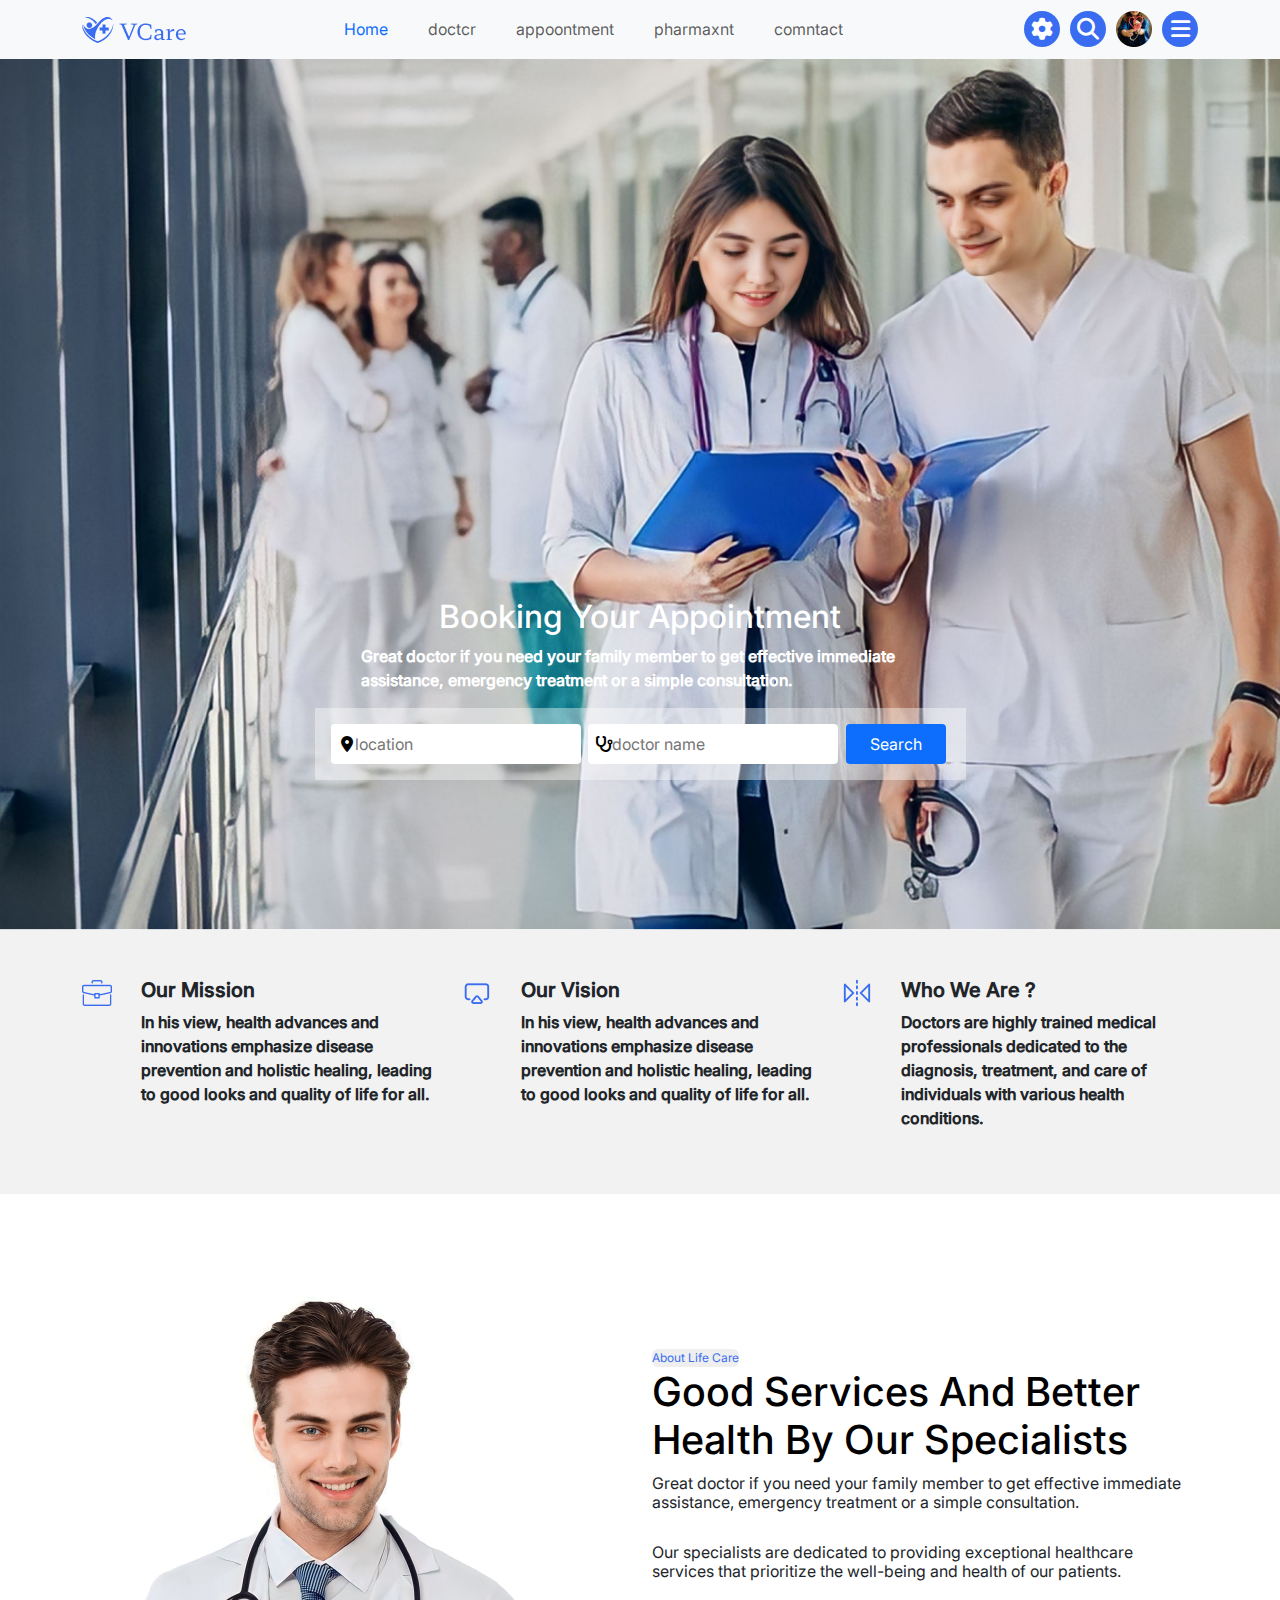
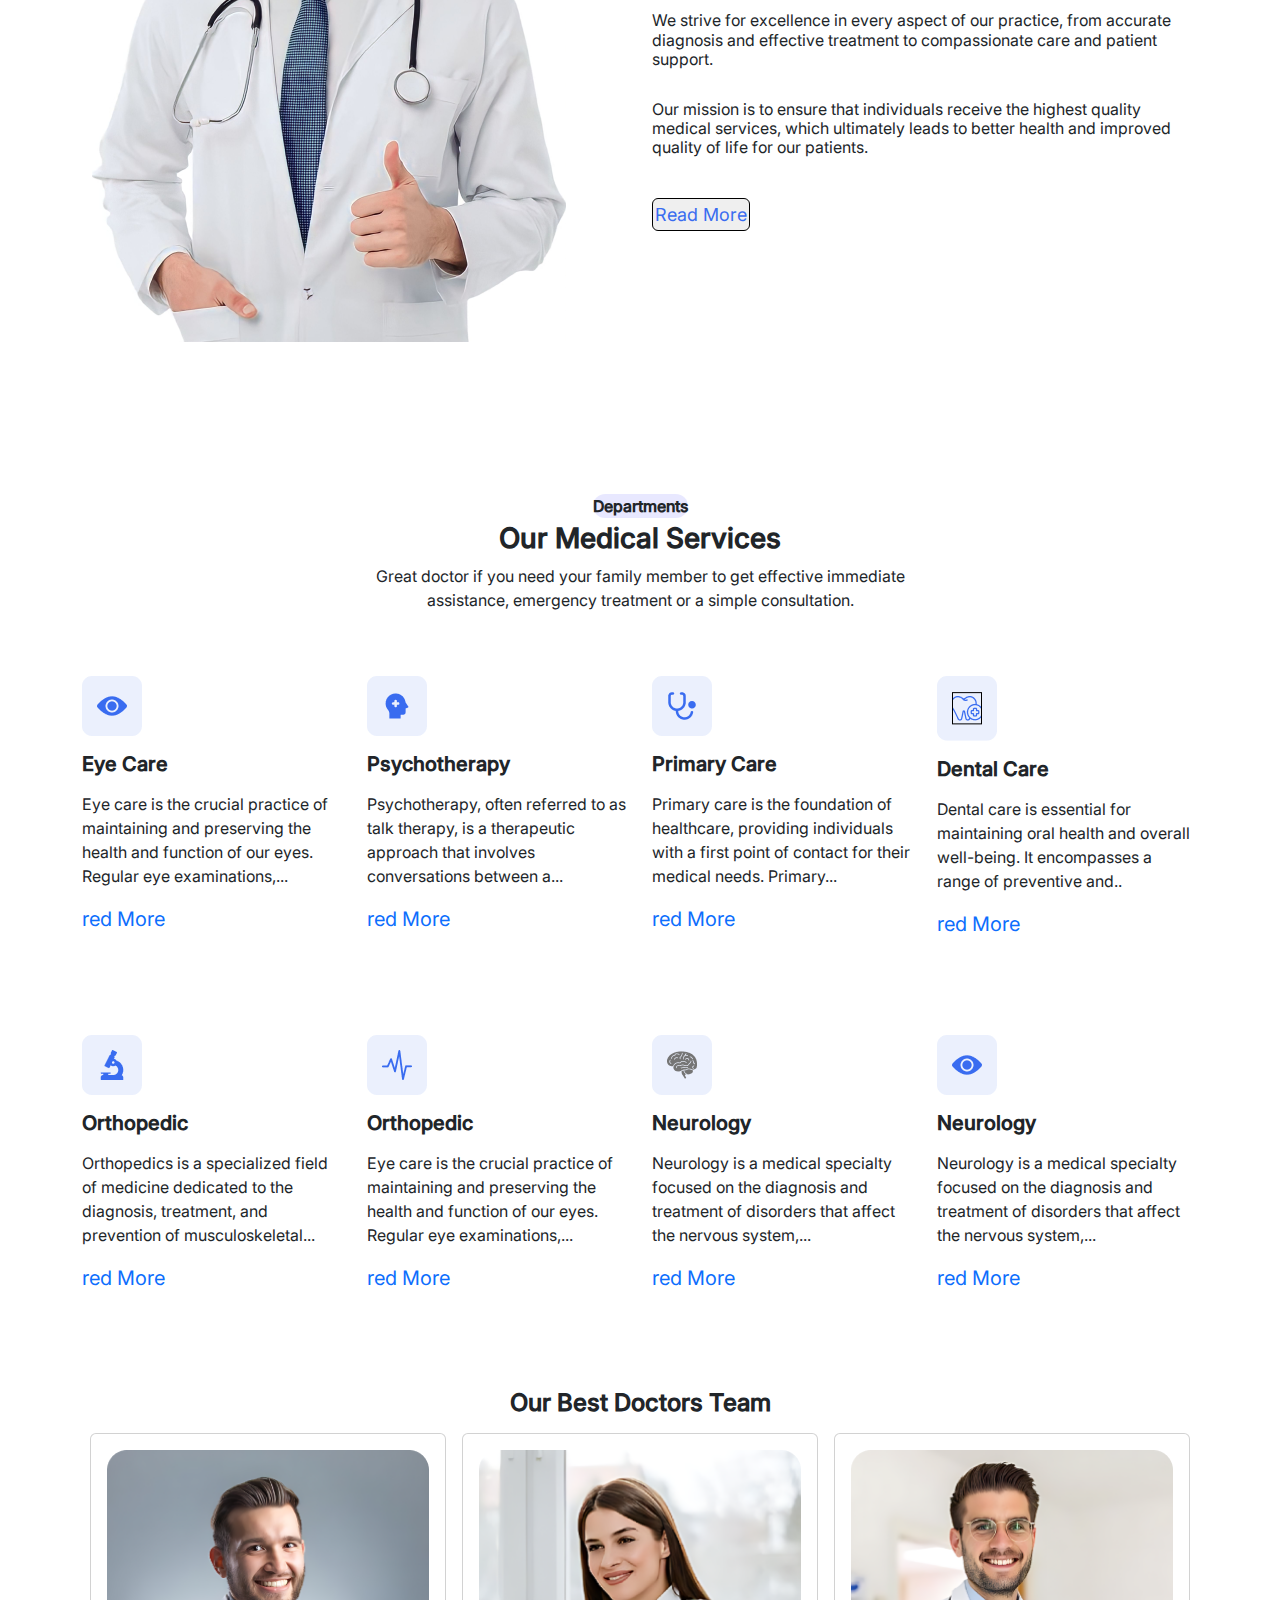
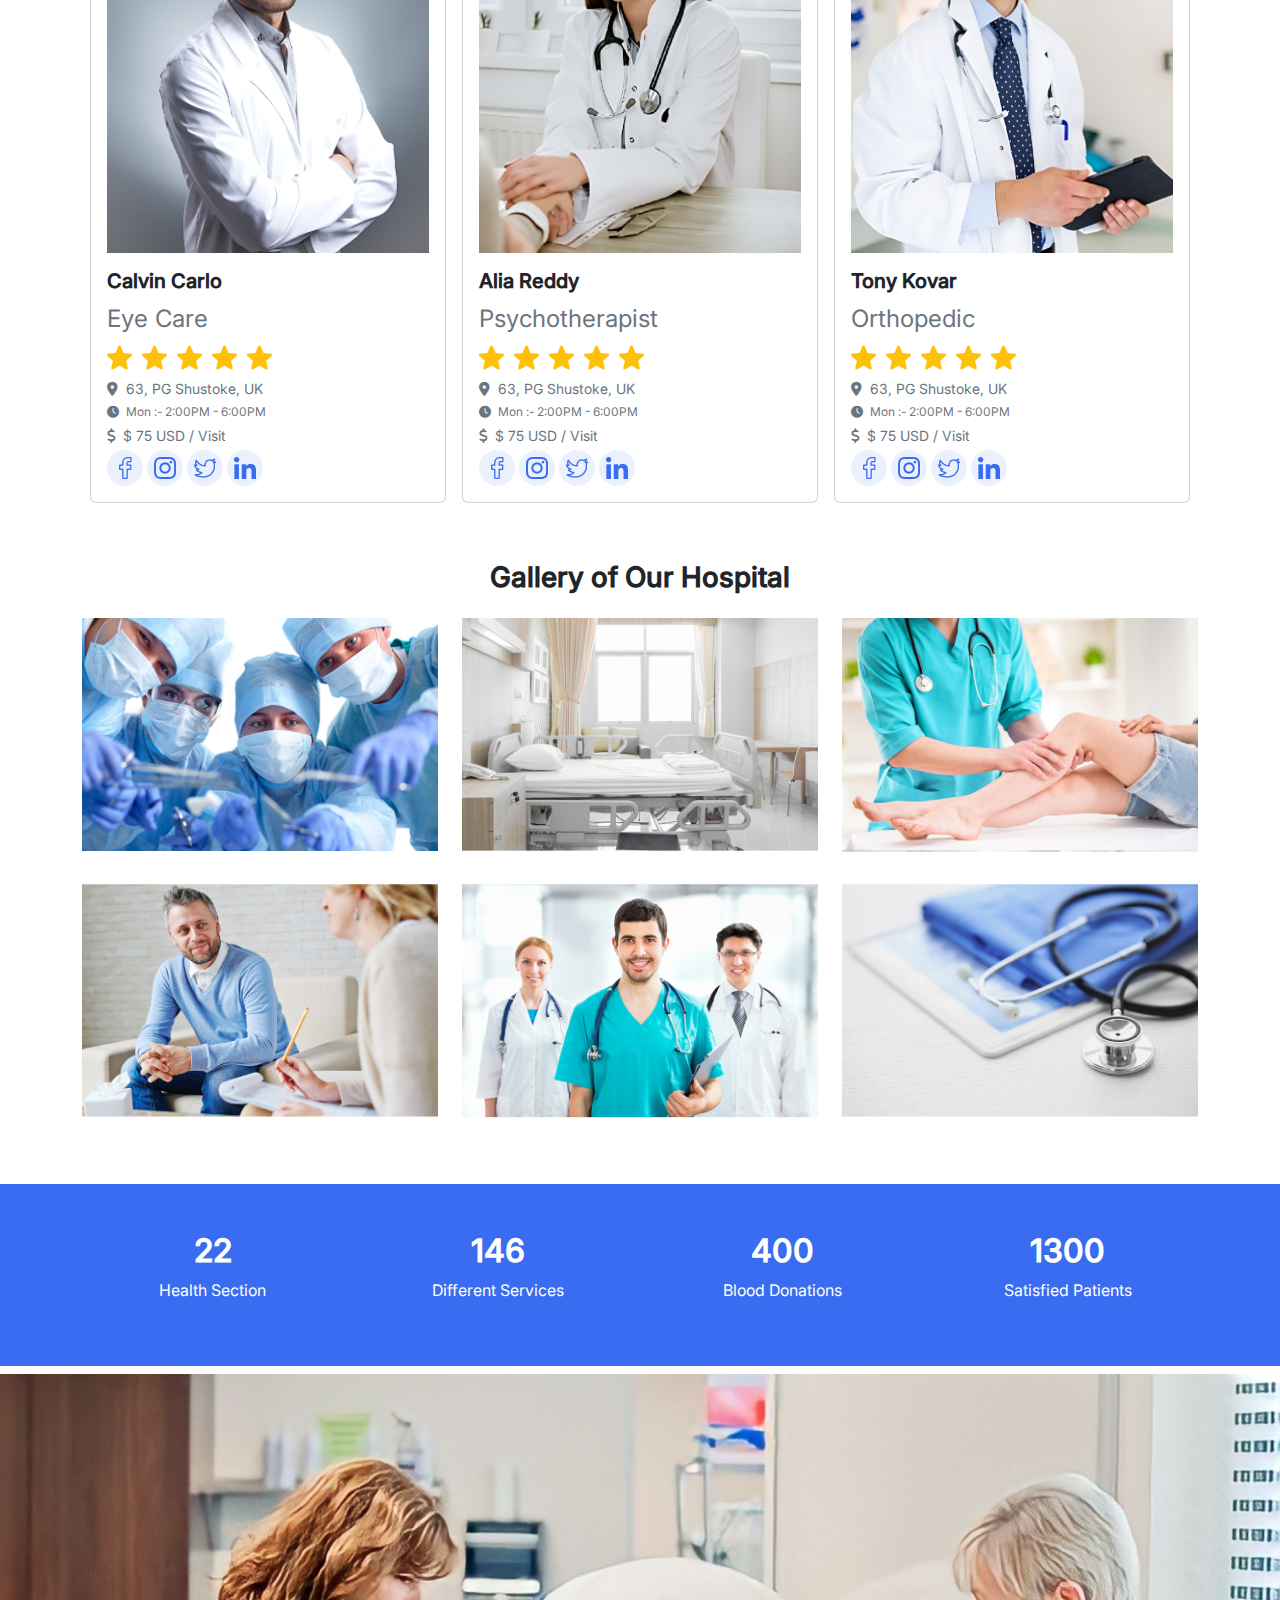
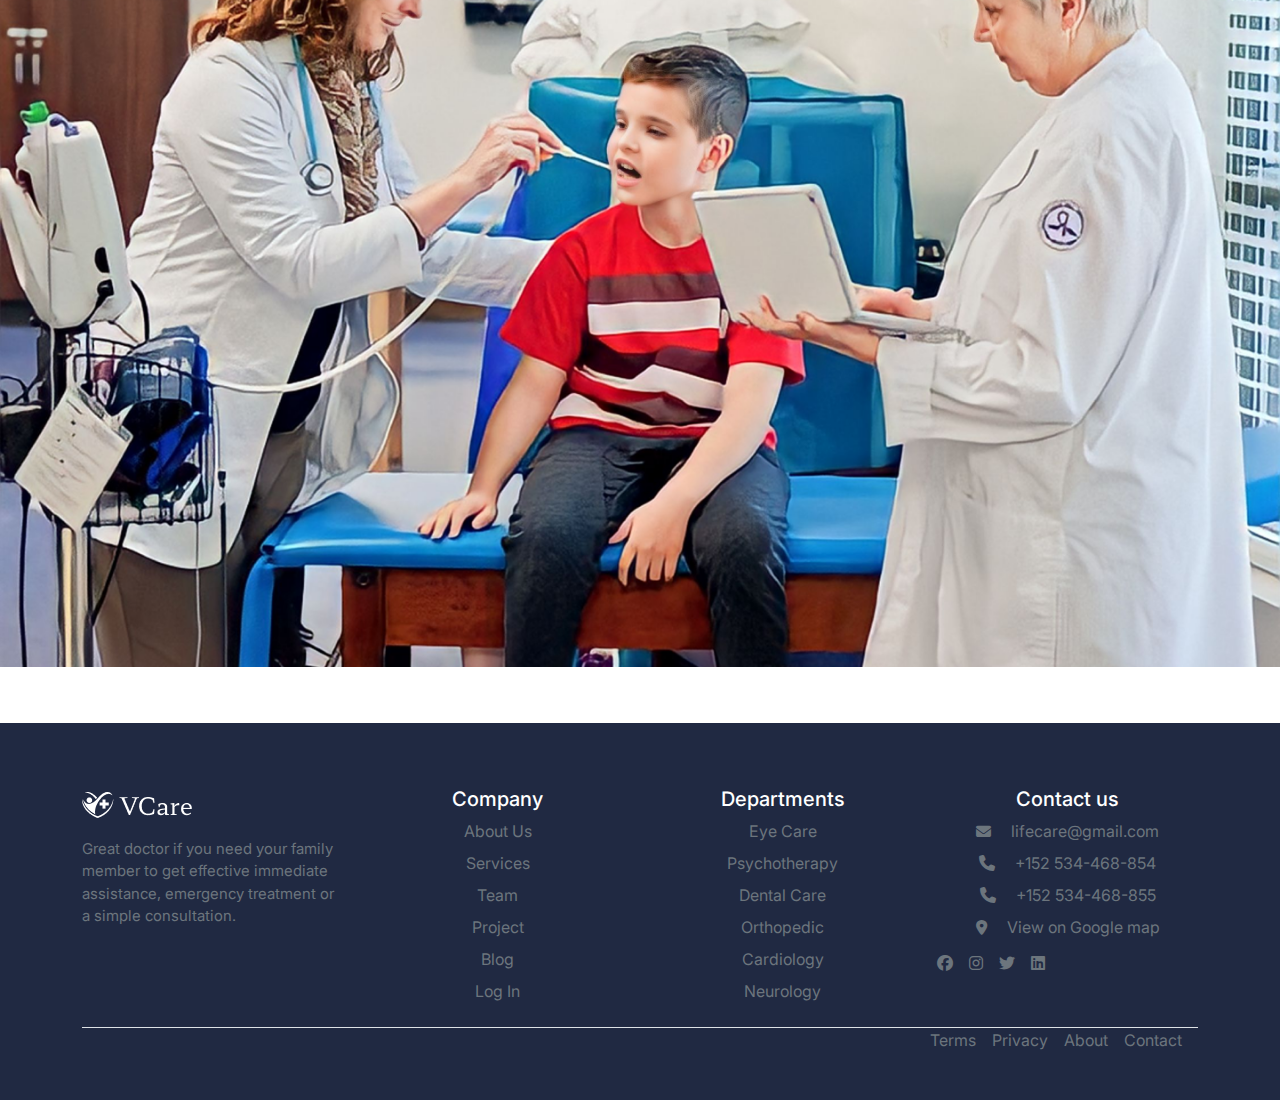
<file: index.html>
<!DOCTYPE html>
<html lang="en">

<head>
  <meta charset="UTF-8">
  <meta name="viewport" content="width=device-width, initial-scale=1.0">
  <title>Document</title>
  <!-- faveicon start -->
  <link rel="shortcut icon" href="assets/img/Vector 23.png" type="image/x-icon">
  <!-- faveicon and -->

  <!-- font start -->
  <link href="assets/css/font.css" rel="stylesheet">
  <!-- font end -->

  <!-- icons limk start -->
  <link href="assets/css/all.min.css" rel="stylesheet">
  <!-- icons limk  end-->
  <!--bootrat  -->
  <link href="assets/css/bootstrap.min.css" rel="stylesheet">
  <!-- bootrat -->
  <!-- css satr -->
  <link href="assets/css/style.css" rel="stylesheet">
  <!-- css and -->
</head>

<body>

  <!-- header start -->
  <section>

    <nav class="navbar navbar-expand-lg bg-body-tertiary">
      <div class="container">
        <a class="navbar-brand" href="#">
          <img src="assets/img/Group 234.png">
        </a>

        <div class="collapse navbar-collapse" id="navbarSupportedContent">
          <ul class="navbar-nav mx-auto mb-2 mb-lg-0 align-center justify-between">
            <li class="nav-item">
              <a class="nav-link active text-primary" aria-current="page" href="index.html">Home</a>
            </li>
            <li class="nav-item">
              <a class="nav-link ms-4" href="doctor.html">doctcr</a>
            </li>
            <li class="nav-item">
              <a class="nav-link ms-4" href="appoonment.html">appoontment</a>
            </li>
            <li class="nav-item">
              <a class="nav-link ms-4" href="pharmaxnt.html">pharmaxnt</a>
            </li>
            <li class="nav-item">
              <a class="nav-link ms-4" href="contact.html">comntact</a>
            </li>
          </ul>
        </div>
        <ul class="icon d-flex mb-2 mb-lg-0 ">
          <li>
            <a href="#"><i class="fa-solid fa-gear"></i></a>
          </li>
          <li>
            <a href="#"><i class="fa-solid fa-magnifying-glass"></i></a>
          </li>
          <li>
            <a href="#">
              <div class="img">
                <img src="assets/img/Ellipse 3.png">
              </div>
            </a>
          </li>
          <li>
            <a href="#offcanvasExample" data-bs-toggle="offcanvas">
              <i class="fa-solid fa-bars"></i>
            </a>
          </li>
        </ul>
      </div>

    </nav>
    <div class="offcanvas offcanvas-start" tabindex="-1" id="offcanvasExample" aria-labelledby="offcanvasExampleLabel">
      <div class="offcanvas-header">
        <h5 class="offcanvas-title" id="offcanvasExampleLabel"><img src="assets/img/Group 234.png"></h5>
        <button type="button" class="btn-close" data-bs-dismiss="offcanvas" aria-label="Close"></button>
      </div>
      <div class="offcanvas-body">
        <li class="nav-item">
          <a class="nav-link active" aria-current="page" href="index.html">Home</a>
        </li>
        <li class="nav-item">
          <a class="nav-link ms-4" href="doctor.html">doctcr</a>
        </li>
        <li class="nav-item">
          <a class="nav-link ms-4" href="appoonment.html">appoontment</a>
        </li>
        <li class="nav-item">
          <a class="nav-link ms-4" href="pharmaxnt.html">pharmaxnt</a>
        </li>
        <li class="nav-item">
          <a class="nav-link ms-4" href="contact.html">comntact</a>
        </li>
      </div>
    </div>

  <!-- header end -->



  <!-- js start -->
  <script src="assets/js/bootstrap.bundle.min.js"></script>
  <!-- js end -->

  <!-- banerr start -->
  <section class="banner">
    <div class="container">
      <div class="row">
        <div class="banner-content text-white fw-bold d-flex align-items-center flex-column">
          <h2>Booking Your Appointment</h2>
          <div class="col-6">
            <p class="text-centre">Great doctor if you need your family member to get effective immediate
              assistance, emergency treatment or a simple consultation.</p>
          </div>
          <div class="col-7">
            <form class="form px-3 py-3 d-flex">
              <div class="col-5 position-relative">
                <i class="fa-solid fa-location-dot position-absolute top-50 ms-3 translate-middle  text-black"></i>
                <input class="py-1 px-2 rounded-1 border border-0 ps-4 py-2" type="text" placeholder="location">
              </div>
              <div class="col-5 position-relative">
                <i class="fa-solid fa-stethoscope position-absolute top-50 ms-3 translate-middle text-black"></i>
                <input class="py-1 px-2 rounded-1 border border-0 ps-4 py-2" type="text" placeholder="doctor name">
              </div>
              <div class="col-2">
                <button class="rounded-1 bg-primary text-white border border-0 py-2 px3">Search</button>
              </div>
            </form>
          </div>
        </div>
      </div>
    </div>
  </section>
  <!-- banerr end -->

  <!-- Our Mission start -->
  <section style="background-color:#d9d9d955 ;">
    <div class="container">
      <div class="row row-cols-sm-1 row-cols-md-2 row-cols-xl-3">
        <div class="py-5 d-flex">
          <div class="servise d-flex">
            <div class="col-2">
              <div class="servise-img">
                <img src="assets/img/briefcase 1.png">
              </div>
            </div>
            <div class="col-10">
              <div class="servise-info">
                <h2 style="font-size:20px; font-weight:600px;" class="fw-bold ">Our Mission</h2>
                <p style="font-size: 16px; font-weight: 400px;" class="fw-bold">
                  In his view, health advances
                  and innovations emphasize
                  disease prevention and
                  holistic healing, leading to
                  good looks and quality
                  of life for all.</p>
              </div>
            </div>
          </div>
        </div>
        <div class="py-5 d-flex">
          <div class="servise d-flex">
            <div class="col-2">
              <div class="servise-img">
                <img src="assets/img/airplay 1.png">
              </div>
            </div>
            <div class="col-10">
              <div class="servise-info">
                <h2 style="font-size:20px; font-weight:600px;" class="fw-bold">Our Vision</h2>
                <p style="font-size: 16px; font-weight: 400px;" class="fw-bold">
                  In his view, health advances
                  and innovations emphasize
                  disease prevention and
                  holistic healing, leading to
                  good looks and quality
                  of life for all.</p>
              </div>
            </div>
          </div>
        </div>
        <div class="py-5 d-flex">
          <div class="servise d-flex">
            <div class="col-2">
              <div class="servise-img">
                <img src="assets/img/flip 1.png">
              </div>
            </div>
            <div class="col-10">
                 <div class="servise-info">
                <h2 style="font-size:20px; font-weight:600px;" class="fw-bold">Who We Are ?</h2>
                <p style="font-size: 16px; font-weight: 400px;" class="fw-bold">
                  Doctors are highly trained medical
                  professionals dedicated to the
                  diagnosis, treatment, and care of
                  individuals with various health
                  conditions.</p>
                </div>
            </div>
             
  </section>
  <!-- Our Mission -->
  <!-- about start -->
  <section class="about">
    <div class="container">
      <div class="row row-cols-sm-1 row-cols-xl-2">
        <div class="col-12 col-xl-6">
          <div class="img">
            <img src="assets/img/1694075887525 1.png">
          </div>

        </div>
        <div class="col-12 col-xl-6">
          <div class="about-content">
            <button class="rounded">About Life Care</button>
            <h1>Good Services And Better
              Health By Our Specialists</h1>
            <p>Great doctor if you need your family member to get
              effective immediate assistance, emergency treatment
              or a simple consultation.</p>


            <p> Our specialists are dedicated to providing
              exceptional healthcare
              services that prioritize
              the well-being and health of our patients.</p>


            <p> We strive for excellence in every aspect of our
              practice, from
              accurate diagnosis and effective
              treatment to
              compassionate care and patient support.</p>


            <p> Our mission is to ensure that individuals receive
              the highest
              quality medical services, which ultimately leads to
              better health and improved quality of life for our patients.</p>
            <div class="about-info">
              <button class="rounded">Read More</button>
            </div>
          </div>
        </div>
      </div>
    </div>
  </section>
  <!-- about end -->

  <!--Our Medical Services  start-->
  <section class="py-5">
    <div class="container">
      <div class="row row-cols-sm-1">
        <div class="title text-center">
          <span class="fw-bold rounded-pill d-inline-block m-1"
            style="background-color:rgba(0, 0, 255, 0.089);">Departments</span>
          <h2 class="fw-bold" style="font-size: 28px;">Our Medical Services</h2>
          <div class="d-flex justify-content-center">
            <div class="col-6">
              <p>Great doctor if you need your family member to get effective immediate assistance,
                emergency treatment or a simple consultation.</p>
            </div>
          </div>
        </div>
      </div>
      <div class="row row-cols-1 row-cols-md-2 row-cols-xl-4">
        <div class="py-5 ">
          <div class="ser">
            <img src="assets/img/Group 456.png" class="img-fluid">
            <h2 style="font-size: 20px;" class="my-3 fw-bold">Eye Care</h2>
            <p>Eye care is the crucial practice of
              maintaining and preserving the
              health and function of our eyes.
              Regular eye examinations,...</p>
            <a href="#" style="font-size: 20px;">red More</a>
          </div>
        </div>
        <div class="py-5">
          <div class="ser">
            <img src="assets/img/Group 465.png" class="img-fluid">
            <h2 style="font-size: 20px;" class="my-3 fw-bold">Psychotherapy</h2>
            <p>Psychotherapy, often referred to
              as talk therapy, is a therapeutic
              approach that involves
              conversations between a...</p>
            <a href="#" style="font-size: 20px;">red More</a>
          </div>
        </div>
        <div class="py-5">
          <div class="ser">
            <img src="assets/img/Group 487.png" class="img-fluid">
            <h2 style="font-size: 20px;" class="my-3 fw-bold">Primary Care</h2>
            <p>
              Primary care is the foundation of
               healthcare, providing individuals
                with a first point of contact for
                their medical needs. Primary...
            </p>
            <a href="#" style="font-size: 20px;">red More</a>
          </div>
        </div>
        <div class="py-5">
          <div class="ser">
            <img src="assets/img/Group 488 (1).png" class="img-fluid">
            <h2 style="font-size: 20px;" class="my-3 fw-bold">Dental Care</h2>
            <p>Dental care is essential for
              maintaining oral health and overall
              well-being. It encompasses a
              range of preventive and..</p>
            <a href="#" style="font-size: 20px;">red More</a>
          </div>
        </div>
        <div class="py-5">
          <div class="ser">
            <img src="assets/img/Group 480.png" class="img-fluid">
            <h2 style="font-size: 20px;" class="my-3 fw-bold">Orthopedic</h2>
            <p>Orthopedics is a specialized field
              of medicine dedicated to the
              diagnosis, treatment, and
              prevention of musculoskeletal...</p>
            <a href="#" style="font-size: 20px;">red More</a>
          </div>
        </div>
        <div class="py-5">
          <div class="ser">
            <img src="assets/img/Group 481.png" class="img-fluid">
            <h2 style="font-size: 20px;" class="my-3 fw-bold">Orthopedic</h2>
            <p>Eye care is the crucial practice of
              maintaining and preserving the
              health and function of our eyes.
              Regular eye examinations,...</p>
            <a href="#" style="font-size: 20px;">red More</a>
          </div>
        </div>
        <div class="py-5">
          <div class="ser">
            <img src="assets/img/Group 485.png" class="img-fluid">
            <h2 style="font-size: 20px;" class="my-3 fw-bold">Neurology</h2>
            <p>Neurology is a medical specialty
              focused on the diagnosis and
              treatment of disorders that affect
              the nervous system,...</p>
            <a href="#" style="font-size: 20px;">red More</a>
          </div>
        </div>
        <div class="py-5">
          <div class="ser">
            <img src="assets/img/Group 456.png" class="img-fluid">
            <h2 style="font-size: 20px;" class="my-3 fw-bold">Neurology</h2>
            <p>Neurology is a medical specialty
              focused on the diagnosis and
              treatment of disorders that affect
              the nervous system,...</p>
            <a href="#" style="font-size: 20px;">red More</a>
          </div>
        </div>
  </section>
  <!--  Our Medical Services end -->
  <!-- Doctors  start-->
  <section>
    <div class="container">
      <div class="row">
        <div class="title">
          <h2 style="font-size:24px; font-weight:600px;" class="fw-bold text-center">Our Best Doctors Team</h2>
        </div>
      </div>
      <div class="row"> 
        <div class="col-12 d-flex">
          <div class="col-12 col-md-6 col-xl-4">
            <div class="p-2">
              <div class="card ">
                <img src="assets/img/img9.png" class="pt-3 px-3 img-fluid" alt="...">
                <div class="card-body">
                  <h5 class="card-text fw-bold" style="font-size: 20px;">Calvin Carlo</h5>
                  <p class="card-text text-secondary mb-0" style="font-size: 24px;">Eye Care</p>
                  <img src="assets/img/Group 44.png " class="img-fluid py-2 width-10px">
                  <ul class="px-0 text-secondary">
                    <li style="font-size: 14px;" class="mb-1">
                      <i class="fa-solid fa-location-dot me-1"></i>
                      63, PG Shustoke, UK
                    </li>
                    <li style="font-size: 12px;" class="mb-1">
                      <i class="fa-solid fa-clock me-1"></i>
                      Mon :- 2:00PM - 6:00PM
                    </li>
                    <li style="font-size: 14px;" class="mb-1">
                      <i class="fa-solid fa-dollar-sign me-1"></i>
                      $ 75 USD / Visit
                    </li>
                  </ul>
                  <img src="assets/img/Group 45.png">
                  <img src="assets/img/Group 46.png">
                  <img src="assets/img/Group 47.png">
                  <img src="assets/img/Group 48.png">
                </div>
              </div>   
            </div>
            </div>
          <div class="col-12 col-md-6 col-xl-4">
            <div class="p-2">
              <div class="card">
                <img src="assets/img/img5.png" class="pt-3 px-3 img-fluid" alt="...">
                <div class="card-body">
                  <h5 class="card-text fw-bold" style="font-size: 20px;">Alia Reddy</h5>
                  <p class="card-text text-secondary mb-0" style="font-size: 24px;">Psychotherapist</p>
                  <img src="assets/img/Group 44.png " class="img-fluid py-2 width-10px">
                  <ul class="px-0 text-secondary">
                    <li style="font-size: 14px;" class="mb-1">
                      <i class="fa-solid fa-location-dot me-1"></i>
                      63, PG Shustoke, UK
                    </li>
                    <li style="font-size: 12px;" class="mb-1">
                      <i class="fa-solid fa-clock me-1"></i>
                      Mon :- 2:00PM - 6:00PM
                    </li>
                    <li style="font-size: 14px;" class="mb-1">
                      <i class="fa-solid fa-dollar-sign me-1"></i>
                      $ 75 USD / Visit
                    </li>
                  </ul>
                  <img src="assets/img/Group 45.png">
                  <img src="assets/img/Group 46.png">
                  <img src="assets/img/Group 47.png">
                  <img src="assets/img/Group 48.png">
                </div>
              </div>
            </div>
            </div>

          <div class="col-12 col-md-6 col-xl-4"> 
            <div class="p-2">
              <div class="card ">
                <img src="assets/img/img7.png" class="pt-3 px-3 img-fluid" alt="...">
                <div class="card-body">
                  <h5 class="card-text fw-bold" style="font-size: 20px;">Tony Kovar</h5>
                  <p class="card-text text-secondary mb-0" style="font-size: 24px;">Orthopedic</p>
                  <img src="assets/img/Group 44.png " class="img-fluid py-2 width-10px">
                  <ul class="px-0 text-secondary">
                    <li style="font-size: 14px;" class="mb-1">
                      <i class="fa-solid fa-location-dot me-1"></i>
                      63, PG Shustoke, UK
                    </li>
                    <li style="font-size: 12px;" class="mb-1">
                      <i class="fa-solid fa-clock me-1"></i>
                      Mon :- 2:00PM - 6:00PM
                    </li>
                    <li style="font-size: 14px;" class="mb-1">
                      <i class="fa-solid fa-dollar-sign me-1"></i>
                      $ 75 USD / Visit
                    </li>
                  </ul>
                  <img src="assets/img/Group 45.png">
                  <img src="assets/img/Group 46.png">
                  <img src="assets/img/Group 47.png">
                  <img src="assets/img/Group 48.png">
                </div>
              </div> 
            </div>
          </div>
          </div> 
      
      </div>
    
        
  </section>
  <!-- doctors end -->
  <!-- Our Medical Services -->
  <!-- Gallery of Our Hospital  start-->
  <section style="padding: 50px 0px;">
    <div class="container">
      <div class="row">
        <div class="title">
          <h2 style="font-size: 28px; font-weight: 600;" class="fw-bold text-center">Gallery of Our Hospital</h2>
        </div>
      </div>
      <div class="row row-cols-1 row-cols-md-2 row-cols-xl-3">
        <div class="py-3">
          <div class="galer">
            <img src="assets/img/h1-img-1 1.png" class="img-fluid">

          </div>
        </div>
        <div class="py-3">
          <div class="galer">
            <img src="assets/img/h1-img-2 1.png" class="img-fluid">
          </div>
        </div>
        <div class="py-3">
          <div class="galer">
            <img src="assets/img/h1-img-3 1.png" class="img-fluid">
          </div>
        </div>
        <div class="py-3">
          <div class="galer">
            <img src="assets/img/h1-img-4 1.png" class="img-fluid">
          </div>
        </div>
        <div class="py-3">
          <div class="galer">
            <img src="assets/img/h1-img-5 1.png" class="img-fluid">
          </div>
        </div>
        <div class="py-3">
          <div class="galer">
            <img src="assets/img/h1-img-6 1.png" class="img-fluid">

  </section>
  <!-- Gallery of Our Hospital end -->

  <!-- Health Section start -->
  <section style="background-color:#396CF0">
    <div class="container">
      <div class="row row-cols-1 row-cols-md-2 row-cols-xl-4 text-center text-white">
        <div class="py-5">
          <h2 class="fw-bold ">22</h2>
          <p>Health Section</p>
        </div>
        <div class="py-5">
          <h2 class="fw-bold">146</h2>
          <p>Different Services</p>
        </div>
        <div class="py-5">
          <h2 class="fw-bold">400</h2>
          <p>Blood Donations</p>
        </div>
        <div class="py-5">
          <h2 class="fw-bold">1300</h2>
          <p>Satisfied Patients</p>
        </div>
      </div>

    </div>
  </section>
  <section>
    <div class="py-2">
      <img src="assets/img/1694082199587 1.png" class="img-fluid" alt="">
    </div>
  </section>

  <!-- banerr end -->

  <!-- footer -->
  <section class="mt-5 py-5" style="background-color:#202942;">
    <div class="container">
      <div class="row row-cols-1 row-cols-md-2 row-cols-xl-4">
        <div class="py-3 text-white">
          <img src="assets/img/Group 233.png">
          <div class="cols-7 py-3">
            <p class="text-secondary" style="font-size: 15px;">Great doctor if you need your
              family member to get effective
              immediate assistance, emergency
              treatment or a simple consultation.</p>
          </div>
        </div>
        <div class="py-3 text-white text-center">
          <h2 class="md-2" style="font-size: 20px;">Company</h2>
          <ul class="ps-0">
            <li class="mb-2">
              <a href="#" class="text-secondary">About Us</a>
                
            </li>
            <li class="mb-2">
              <a href="#" class="text-secondary ">Services</a>
            </li>
            <li class="mb-2">
              <a href="#" class="text-secondary">Team</a>
            </li>
            <li class="mb-2">
              <a href="#" class="text-secondary">Project</a>
            </li>

            <li class="mb-2">
              <a href="#" class="text-secondary">Blog</a>
            </li>
            <li class="mb-2">
              <a href="#" class="text-secondary">Log In</a>
            </li>
          </ul>
        </div>
        <div class="py-3 text-white text-center">
          <h2 class="md-2" style="font-size: 20px;">Departments</h2>
          <ul class="ps-0">
            <li class="mb-2">
              <a href="#" class="text-secondary">Eye Care</a>

            </li>
            <li class="mb-2">
              <a href="#" class="text-secondary">Psychotherapy</a>
            </li>
            <li class="mb-2">
              <a href="#" class="text-secondary">Dental Care</a>
            </li>
            <li class="mb-2">
              <a href="#" class="text-secondary">Orthopedic</a>
            </li>
            <li class="mb-2">
              <a href="#" class="text-secondary"> Cardiology</a>
            </li>
            <li class="mb-2">
              <a href="#" class="text-secondary">Neurology</a>
            </li>
          </ul>
        </div>
        <div class="py-3 text-white text-center">
          <h2 class="md-2" style="font-size: 20px;">Contact us</h2>
          <ul class="ps-0">
            <li class="mb-2">
              <i class="fa-solid fa-envelope me-3 text-secondary" style="font-size: 15px;"></i>
              <a href="#" class="text-secondary">lifecare@gmail.com</a>
            </li>
            <li class="mb-2">
              <i class="fa-solid fa-phone me-3 text-secondary"></i>
              <a href="#" class="text-secondary">+152 534-468-854</a>
            </li>
            <li class="mb-2">
              <i class="fa-solid fa-phone me-3 text-secondary"></i>
              <a href="#" class="text-secondary">+152 534-468-855</a>
            </li>
            <li class="mb-2">
              <i class="fa-solid fa-location-dot text-secondary me-3" style="font-size: 15px;"></i>
              <a href="#" class="text-secondary">View on Google map</a>
            </li>
           <ul class="d-flex ps-0">
            <li>
              <a href="#">
                <i class="fa-brands fa-facebook me-3 mt-2 text-secondary "></i>
              </a>
            </li>
            <li>
              <a href="#">
                <i class="fa-brands fa-instagram me-3 mt-2  text-secondary "></i>
              </a>
            </li>
            <li>
              <a href="#">
                <i class="fa-brands fa-twitter me-3 mt-2  text-secondary"></i>
              </a>
            </li>
            <li>
              <a href="#">
                <i class="fa-brands fa-linkedin me-3 mt-2 text-secondary"></i>
              </a>
            </li>
           </ul>
          </ul>
        </div>
       
        </div>
          <ul class=" d-flex justify-content-end  border-top">
            <li>
              <a href="#" class="me-3 text-secondary"> Terms</a>
            </li>
          
              <li>
                <a href="#" class="me-3 text-secondary">Privacy</a>
              </li>
  
                <li>
                  <a href="#" class="me-3 text-secondary">About</a>
                </li>
            
                  <li>
                    <a href="#" class="me-3 text-secondary">Contact</a>
                  </li>
                </ul>
                </div>
               </section>


  <!-- footer end -->
</body>

</html>
</file>
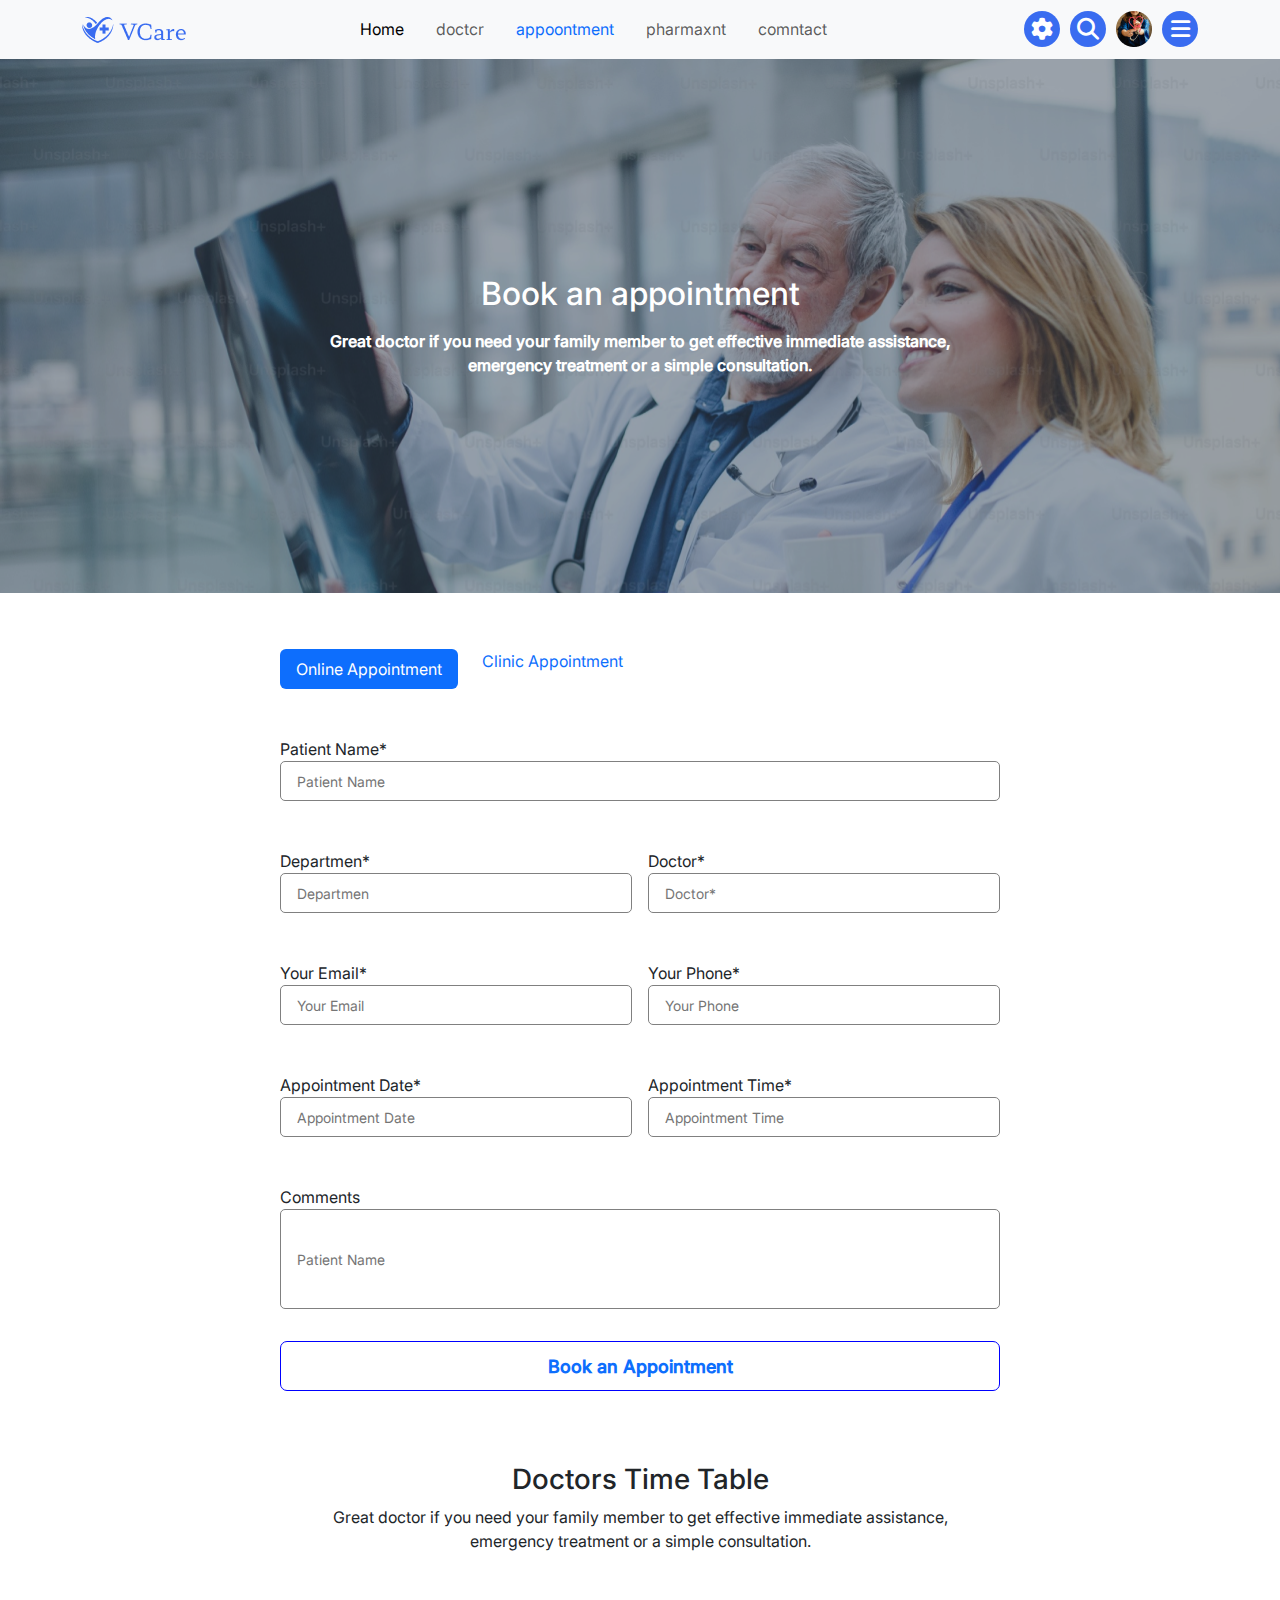
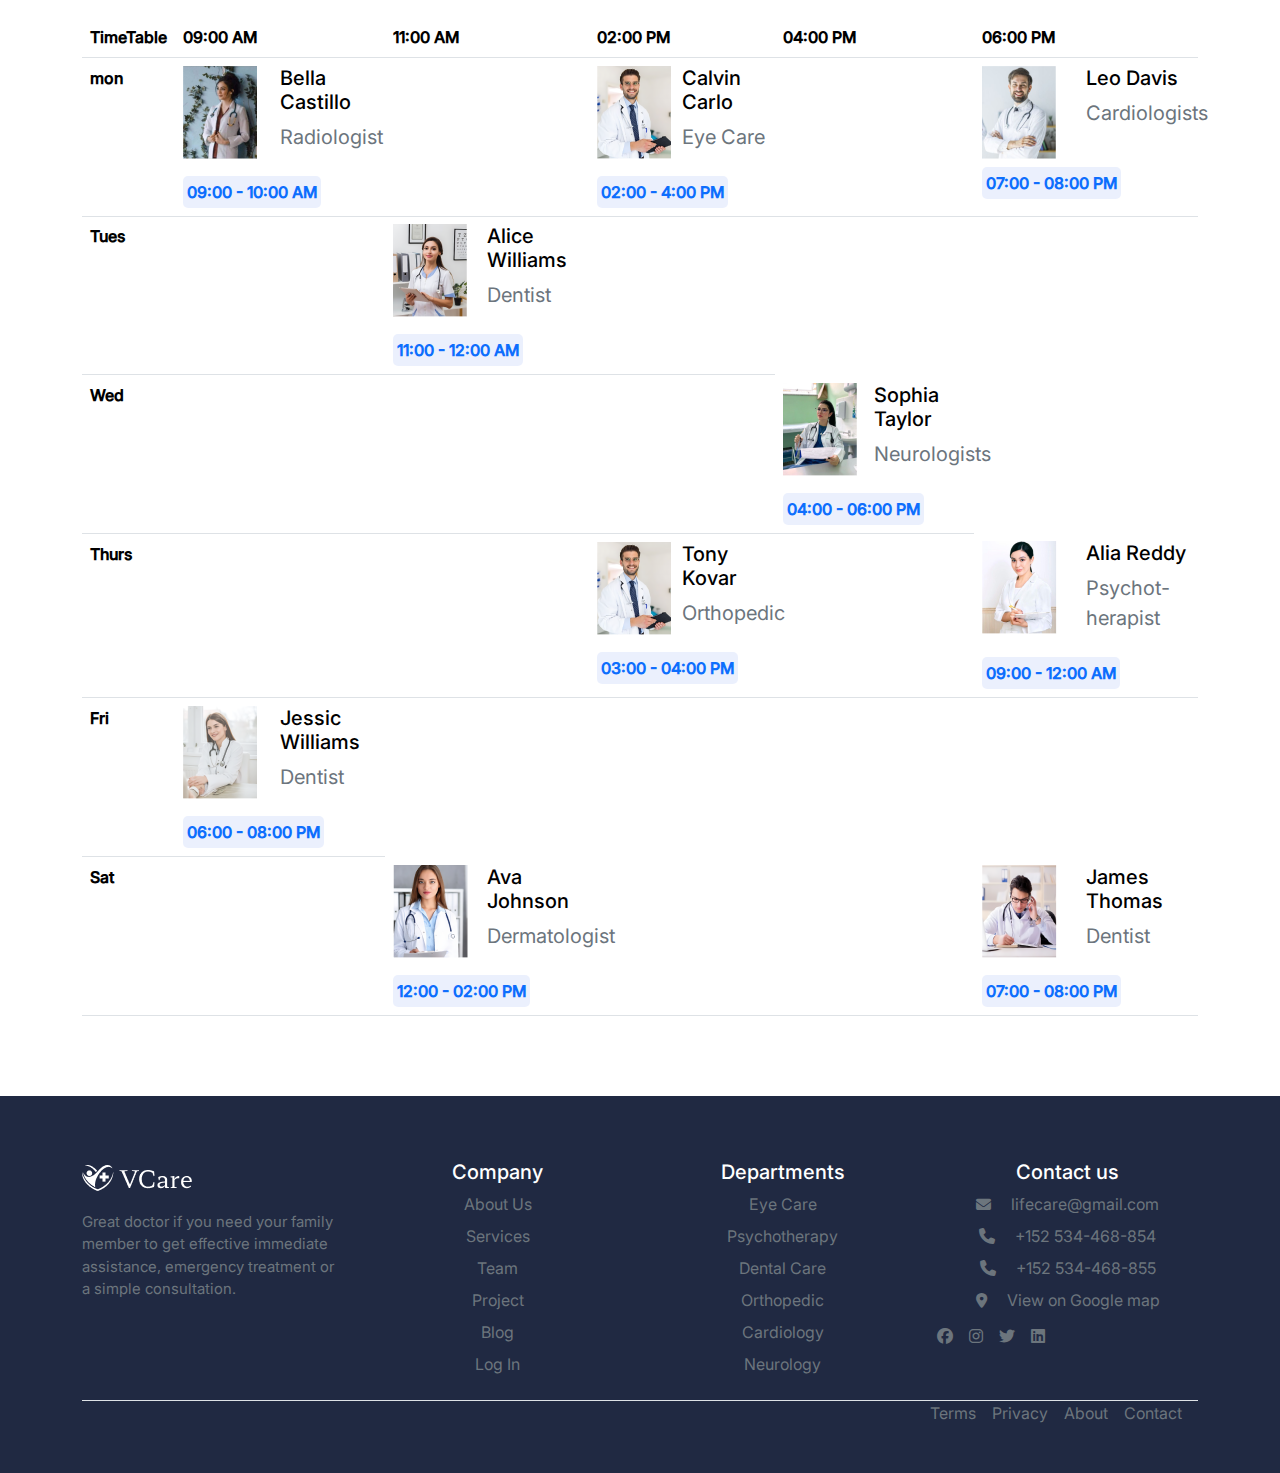
<file: appoonment.html>
<!DOCTYPE html>
<html lang="en">

<head>
  <meta charset="UTF-8">
  <meta name="viewport" content="width=device-width, initial-scale=1.0">
  <title>Document</title>
  <!-- faveicon start -->
  <link rel="shortcut icon" href="assets/img/Vector 23.png" type="image/x-icon">
  <!-- faveicon and -->

  <!-- font start -->
  <link href="assets/css/font.css" rel="stylesheet">
  <!-- font end -->

  <!-- icons limk start -->
  <link href="assets/css/all.min.css" rel="stylesheet">
  <!-- icons limk  end-->
  <!--bootrat  -->
  <link href="assets/css/bootstrap.min.css" rel="stylesheet">
  <!-- bootrat -->
  <!-- css satr -->
  <link href="assets/css/style.css" rel="stylesheet">
  <!-- css and -->
</head>
<body>
  <!-- header start -->
  <section>

    <nav class="navbar navbar-expand-lg bg-body-tertiary">
      <div class="container">
        <a class="navbar-brand" href="#">
          <img src="assets/img/Group 234.png">
        </a>

        <div class="collapse navbar-collapse" id="navbarSupportedContent">
          <ul class="navbar-nav mx-auto mb-2 mb-lg-0 align-center justify-between">
            <li class="nav-item">
              <a class="nav-link active" aria-current="page" href="index.html">Home</a>
            </li>
            <li class="nav-item">
              <a class="nav-link ms-3" href="doctor.html">doctcr</a>
            </li>
            <li class="nav-item">
              <a class="nav-link ms-3 active text-primary" href="appoonment.html">appoontment</a>
            </li>
            <li class="nav-item">
              <a class="nav-link ms-3" href="pharmaxnt.html">pharmaxnt</a>
            </li>
            <li class="nav-item">
              <a class="nav-link ms-3" href="contact.html">comntact</a>
            </li>
          </ul>
        </div>
        <ul class="icon d-flex mb-2 mb-lg-0 ">
          <li>
            <a href="#"><i class="fa-solid fa-gear"></i></a>
          </li>
          <li>
            <a href="#"><i class="fa-solid fa-magnifying-glass"></i></a>
          </li>
          <li>
            <a href="#">
              <div class="img">
                <img src="assets/img/Ellipse 3.png">
              </div>
            </a>
          </li>
          <li>
            <a href="#offcanvasExample" data-bs-toggle="offcanvas">
              <i class="fa-solid fa-bars"></i>
            </a>
          </li>
        </ul>
      </div>
    </nav>
    <div class="offcanvas offcanvas-start" tabindex="-1" id="offcanvasExample" aria-labelledby="offcanvasExampleLabel">
      <div class="offcanvas-header">
        <h5 class="offcanvas-title" id="offcanvasExampleLabel"><img src="assets/img/Group 234.png"></h5>
        <button type="button" class="btn-close" data-bs-dismiss="offcanvas" aria-label="Close"></button>
      </div>
      <div class="offcanvas-body">
        <li class="nav-item">
          <a class="nav-link active" aria-current="page" href="index.html">Home</a>
        </li>
        <li class="nav-item">
          <a class="nav-link" href="doctor.html">doctcr</a>
        </li>
        <li class="nav-item">
          <a class="nav-link active text-primary" href="appoonment.html">appoontment</a>
        </li>
        <li class="nav-item">
          <a class="nav-link" href="pharmaxnt.html">pharmaxnt</a>
        </li>
        <li class="nav-item">
          <a class="nav-link" href="contact.html">comntact</a>
        </li>
      </div>
    </div>

  </section>
  <!-- header end -->



  <!-- js start -->
  <script src="assets/js/bootstrap.bundle.min.js"></script>
  <!-- js end -->

  <!-- banerr start -->
     <section class="img" style="background-image: url('assets/img/Group\ 479\ \(7\).png'); padding: 200px 0;">
       
         <div class="container">
          <div class="row">
            <div class="CONTENT text-white fw-bold d-flex align-items-center flex-column">
              <h2 class="my-3">Book an appointment</h2>
            <div class="col-7">
              <p class="text-center">Great doctor if you need your family member to get effective immediate assistance,
                emergency treatment or a simple consultation.</p>
            </div>
            </div>
          </div>
         </div>
      </section>
      
  <!-- banerr end -->
   <!-- form -->
   <section class="my-5">
    <div class="container">
      <div class="row d-flex justify-content-center">
        <div class="col-8">
        <ul class="nav nav-pills mb-3" id="pills-tab" role="tablist">
          <li class="nav-item p-2" role="presentation">
            <button class="nav-link active" id="pills-home-tab" data-bs-toggle="pill" data-bs-target="#pills-home" type="button" role="tab" aria-controls="pills-home" aria-selected="true">Online Appointment</button>
          </li>
          <li class="nav-item" role="presentation">
            <button class="nav-link" id="pills-profile-tab" data-bs-toggle="pill" data-bs-target="#pills-profile" type="button" role="tab" aria-controls="pills-profile" aria-selected="false">Clinic Appointment</button>
          </li>
        </ul>
        <div class="tab-content" id="pills-tabContent">
          <div class="tab-pane fade show active" id="pills-home" role="tabpanel" aria-labelledby="pills-home-tab" tabindex="0">
           <div class="form">
            <form action="" class="d-flex">
              <div class="col-12 my-3 p-2">
                <label for="" class="d-flex d-block d-wrap" style="font-size: 16px;"> 
                  Patient Name*
                </label>
                <input type="text" placeholder="Patient Name" class="w-100 ps-3" style="height: 40px; font-size: 14px; border: 1px solid grey; border-radius: 5px;">
              </div>
              <div class="col-12  col-lg-6 my-3 p-2">
               <label for="" class="d-flex d-block d-wrap" style="font-size: 16px;">Departmen*</label>
               <input type="text" placeholder="Departmen" class="ps-3 w-100" style="height: 40px; font-size: 14px; border: 1px solid grey; border-radius: 5px;">
              </div>
              <div class="col-12 col-lg-6 my-3 p-2">
                <label for="" class="d-flex d-block d-wrap" style="font-size: 16px;">Doctor*</label>
                <input type="text" placeholder="Doctor*" class="ps-3 w-100" style="height: 40px; font-size: 14px; border: 1px solid grey; border-radius: 5px;">
               </div>
               <div class="col-12 col-lg-6  my-3 p-2">
                <label for="" class="d-flex d-block d-wrap" style="font-size: 16px;">Your Email*</label>
                <input type="text" placeholder="Your Email" class="ps-3 w-100" style="height: 40px; font-size: 14px; border: 1px solid grey; border-radius: 5px;">
               </div>
               <div class="col-12 col-lg-6 my-3 p-2">
                 <label for="" class="d-flex d-block d-wrap" style="font-size: 16px;">Your Phone*</label>
                 <input type="text" placeholder="Your Phone" class="ps-3 w-100" style="height: 40px; font-size: 14px; border: 1px solid grey; border-radius: 5px;">
                </div>
                <div class="col-12 col-lg-6 my-3 p-2">
                  <label for="" class="d-flex d-block d-wrap" style="font-size: 16px;">Appointment Date*</label>
                  <input type="text" placeholder="Appointment Date" class="ps-3 w-100" style="height: 40px; font-size: 14px; border: 1px solid grey; border-radius: 5px;">
                 </div>
                 <div class="col-12 col-lg-6  my-3 p-2">
                   <label for="" class="d-flex d-block d-wrap" style="font-size: 16px;">Appointment Time*</label>
                   <input type="text" placeholder="Appointment Time" class="ps-3 w-100" style="height: 40px; font-size: 14px; border: 1px solid grey; border-radius: 5px;">
                  </div>
                  <div class="col-12 my-3 p-2">
                    <label for="" class="d-flex d-block d-wrap" style="font-size: 16px;"> 
                      Comments
                    </label>
                    <input type="text" placeholder="Patient Name" class="w-100 ps-3" style="height: 100px; font-size: 14px; border: 1px solid grey; border-radius: 5px;">
                  </div>
                  <button class="w-100 text-primary fw-bold m-2" style="border:  1px solid blue; border-radius: 7px; font-size: 18px; height: 50px; background-color: transparent;" >Book an Appointment</button>

                </div>
           </div>
          <div class="tab-pane fade" id="pills-profile" role="tabpanel" aria-labelledby="pills-profile-tab" tabindex="0">...</div>
        </div>
      </div>
    </div>
  </div>
   </section>

   <!-- table strt -->
    <section class="py-3">
      <div class="container">
        <div class="row">
          <h2 style="text-align: center;font-size: 28px;">Doctors Time Table</h2>
          <div class="d-flex justify-content-center mb-5">
           <div class="col-7 justify-content-center">
            <p style="text-align: center; font-size: 16px;">Great doctor if you need your family member to get effective immediate assistance,
              emergency treatment or a simple consultation.</p>
            </div>
          </div>
        </div>
        <div class="row">
          <div class="table-responsive">
            <table class="table" width="1400px">
              <thead>
                <tr>
                <th>TimeTable</th>
                <th>09:00 AM</th>
                <th>11:00 AM</th>
                <th>02:00 PM</th>
                <th>04:00 PM </th>
                <th>06:00 PM</th>
                </tr>
              </thead>
              <tbody>
                <tr>
                  <td class="fw-bold">mon</td>
                  <td>
                    <div class="d-flex">
                      <div class="col-6">
                        <img src="assets/img/4cccfe37fff6668e44727ffdbb77b59d 2.png" class="img-fluid"> 
                      </div>
                      <div class="col-6">
                        <h2 style="font-size: 20px;">Bella Castillo</h2>
                        <p style="font-size: 20px;" class="text-secondary">Radiologist</p>
                      </div>
                    </div>
                   <button style="font-size: 16px; background-color: #396CF01A;border: 0; border-radius: 5px;"    class="text-primary py-1 px-1 mt-2 fw-bold">09:00 - 10:00 AM</button>
                  </td>
                  <td></td>
                  <td>
                    <div class="d-flex">
                      <div class="col-6">
                        <img src="assets/img/img20.png" class="img-fluid"> 
                      </div>
                      <div class="col-6">
                        <h1 style="font-size: 20px;">Calvin Carlo</h1>
                        <p style="font-size: 20px;" class="text-secondary">Eye Care</p>
                      </div>
                    </div>
                   <button style="font-size: 16px; background-color: #396CF01A;border: 0; border-radius: 5px;" class="text-primary py-1 px-1 mt-2 fw-bold">02:00 - 4:00 PM</button>
                  </td>
                  <td></td>
                  <td>
                    <div class="d-flex">
                      <div class="col-6">
                        <img src="assets/img/img33.png " class="img-fluid"> 
                      </div>
                      <div class="col-6">
                        <h2 style="font-size: 20px;">Leo Davis </h2>
                        <p style="font-size: 20px;" class="text-secondary">Cardiologists</p>
                      </div>
                    </div>
                   <button style="font-size: 16px; background-color: #396CF01A;border: 0; border-radius: 5px;" class="text-primary py-1 px-1 mt-2 fw-bold">07:00 - 08:00 PM</button>

                  </td>
                </tr>
                <tr> 
                </tr>
                <tr>
                  <td class="fw-bold">Tues</td>
                  <td></td>
                  <td>
                    <div class="d-flex">
                      <div class="col-6">
                        <img src="assets/img/img40.png" class="img-fluid"> 
                      </div>
                      <div class="col-6">
                        <h2 style="font-size: 20px;">Alice Williams  </h2>
                        <p style="font-size: 20px;" class="text-secondary">Dentist</p>
                      </div>
                    </div>
                   <button style="font-size: 16px; background-color: #396CF01A;border: 0; border-radius: 5px;" class="text-primary py-1 px-1 mt-2 fw-bold">11:00 - 12:00 AM</button>
                  </td>
                  <td></td>
                </tr>
                <tr>
                  <td class="fw-bold">Wed</td>
                  <td></td>
                  <td></td>
                  <td></td>
                  <td>
                    <div class="d-flex">
                      <div class="col-6">
                        <img src="assets/img/img45.png" class="img-fluid"> 
                      </div>
                      <div class="col-6">
                        <h2 style="font-size: 20px;">Sophia Taylor</h2>
                        <p style="font-size: 20px;" class="text-secondary">Neurologists</p>
                      </div>
                    </div>
                   <button style="font-size: 16px; background-color: #396CF01A;border: 0; border-radius: 5px;" class="text-primary py-1 px-1 mt-2 fw-bold">04:00 - 06:00 PM</button>
                  </td>
                </tr>
                <tr>
                  <td class="fw-bold">Thurs</td>
                  <td></td>
                  <td></td>
                  <td>
                    <div class="d-flex">
                      <div class="col-6">
                        <img src="assets/img/img46.png" class="img-fluid"> 
                      </div>
                      <div class="col-6">
                        <h2 style="font-size: 20px;">Tony Kovar</h2>
                        <p style="font-size: 20px;" class="text-secondary">Orthopedic</p>
                      </div>
                    </div>
                   <button style="font-size: 16px; background-color: #396CF01A;border: 0; border-radius: 5px;" class="text-primary py-1 px-1 mt-2 fw-bold">03:00 - 04:00 PM</button>
                  </td>
                  <td></td>
                  <td>
                    <div class="d-flex">
                      <div class="col-6">
                        <img src="assets/img/img47.png" class="img-fluid"> 
                      </div>
                      <div class="col-6">
                        <h2 style="font-size: 20px;">Alia Reddy</h2>
                        <p style="font-size: 20px;" class="text-secondary">Psychot-herapist</p>
                      </div>
                    </div>
                   <button style="font-size: 16px; background-color: #396CF01A;border: 0; border-radius: 5px;" class="text-primary py-1 px-1 mt-2 fw-bold">09:00 - 12:00 AM</button>
                  </td>
                </tr>
                <tr>
                  <td class="fw-bold">Fri</td>
                  <td>
                    <div class="d-flex">
                      <div class="col-6">
                        <img src="assets/img/img48.png" class="img-fluid"> 
                      </div>
                      <div class="col-6">
                        <h2 style="font-size: 20px;">Jessic Williams</h2>
                        <p style="font-size: 20px;" class="text-secondary">Dentist</p>
                      </div>
                    </div>
                   <button style="font-size: 16px; background-color: #396CF01A;border: 0; border-radius: 5px;" class="text-primary py-1 px-1 mt-2 fw-bold">06:00 - 08:00 PM</button>

                  </td>
                </tr>
                <tr>
                  <td class="fw-bold">Sat</td>
                  <td></td>
                  <td>
                    <div class="d-flex">
                      <div class="col-6">
                        <img src="assets/img/img49.png" class="img-fluid"> 
                      </div>
                      <div class="col-6">
                        <h2 style="font-size: 20px;">Ava Johnson </h2>
                        <p style="font-size: 20px;" class="text-secondary">Dermatologist</p>
                      </div>
                    </div>
                   <button style="font-size: 16px; background-color: #396CF01A;border: 0; border-radius: 5px;" class="text-primary py-1 px-1 mt-2 fw-bold">12:00 - 02:00 PM</button>
                  </td>
                  <td></td>
                  <td></td>
                  <td>
                    <div class="d-flex">
                      <div class="col-6">
                        <img src="assets/img/img50.png" class="img-fluid"> 
                      </div>
                      <div class="col-6">
                        <h2 style="font-size: 20px;">James Thomas </h2>
                        <p style="font-size: 20px;" class="text-secondary">Dentist</p>
                      </div>
                    </div>
                   <button style="font-size: 16px; background-color: #396CF01A;border: 0; border-radius: 5px;" class="text-primary py-1 px-1 mt-2 fw-bold">07:00 - 08:00 PM</button>

                  </td>
                </tr>
              </tbody>
            </table>
          </div>
        </div>
      </div>
    </section>
    <!-- table and -->
     <!-- footer sart -->
     <section class="mt-5 py-5" style="background-color:#202942;">
      <div class="container">
        <div class="row row-cols-1 row-cols-md-2 row-cols-xl-4">
          <div class="py-3 text-white">
            <img src="assets/img/Group 233.png">
            <div class="cols-7 py-3">
              <p class="text-secondary" style="font-size: 15px;">Great doctor if you need your
                family member to get effective
                immediate assistance, emergency
                treatment or a simple consultation.</p>
            </div>
          </div>
          <div class="py-3 text-white text-center">
            <h2 class="md-2" style="font-size: 20px;">Company</h2>
            <ul class="ps-0">
              <li class="mb-2">
                <a href="#" class="text-secondary">About Us</a>
                  
              </li>
              <li class="mb-2">
                <a href="#" class="text-secondary ">Services</a>
              </li>
              <li class="mb-2">
                <a href="#" class="text-secondary">Team</a>
              </li>
              <li class="mb-2">
                <a href="#" class="text-secondary">Project</a>
              </li>
  
              <li class="mb-2">
                <a href="#" class="text-secondary">Blog</a>
              </li>
              <li class="mb-2">
                <a href="#" class="text-secondary">Log In</a>
              </li>
            </ul>
          </div>
          <div class="py-3 text-white text-center">
            <h2 class="md-2" style="font-size: 20px;">Departments</h2>
            <ul class="ps-0">
              <li class="mb-2">
                <a href="#" class="text-secondary">Eye Care</a>
  
              </li>
              <li class="mb-2">
                <a href="#" class="text-secondary">Psychotherapy</a>
              </li>
              <li class="mb-2">
                <a href="#" class="text-secondary">Dental Care</a>
              </li>
              <li class="mb-2">
                <a href="#" class="text-secondary">Orthopedic</a>
              </li>
              <li class="mb-2">
                <a href="#" class="text-secondary"> Cardiology</a>
              </li>
              <li class="mb-2">
                <a href="#" class="text-secondary">Neurology</a>
              </li>
            </ul>
          </div>
          <div class="py-3 text-white text-center">
            <h2 class="md-2" style="font-size: 20px;">Contact us</h2>
            <ul class="ps-0">
              <li class="mb-2">
                <i class="fa-solid fa-envelope me-3 text-secondary" style="font-size: 15px;"></i>
                <a href="#" class="text-secondary">lifecare@gmail.com</a>
              </li>
              <li class="mb-2">
                <i class="fa-solid fa-phone me-3 text-secondary"></i>
                <a href="#" class="text-secondary">+152 534-468-854</a>
              </li>
              <li class="mb-2">
                <i class="fa-solid fa-phone me-3 text-secondary"></i>
                <a href="#" class="text-secondary">+152 534-468-855</a>
              </li>
              <li class="mb-2">
                <i class="fa-solid fa-location-dot text-secondary me-3" style="font-size: 15px;"></i>
                <a href="#" class="text-secondary">View on Google map</a>
              </li>
             <ul class="d-flex ps-0">
              <li>
                <a href="#">
                  <i class="fa-brands fa-facebook me-3 mt-2 text-secondary "></i>
                </a>
              </li>
              <li>
                <a href="#">
                  <i class="fa-brands fa-instagram me-3 mt-2  text-secondary "></i>
                </a>
              </li>
              <li>
                <a href="#">
                  <i class="fa-brands fa-twitter me-3 mt-2  text-secondary"></i>
                </a>
              </li>
              <li>
                <a href="#">
                  <i class="fa-brands fa-linkedin me-3 mt-2 text-secondary"></i>
                </a>
              </li>
             </ul>
            </ul>
          </div>
         
          </div>
            <ul class=" d-flex justify-content-end  border-top">
              <li>
                <a href="#" class="me-3 text-secondary"> Terms</a>
              </li>
            
                <li>
                  <a href="#" class="me-3 text-secondary">Privacy</a>
                </li>
    
                  <li>
                    <a href="#" class="me-3 text-secondary">About</a>
                  </li>
              
                    <li>
                      <a href="#" class="me-3 text-secondary">Contact</a>
                    </li>
                  </ul>
                  </div>
                 </section>
      <!-- footer end -->
</file>
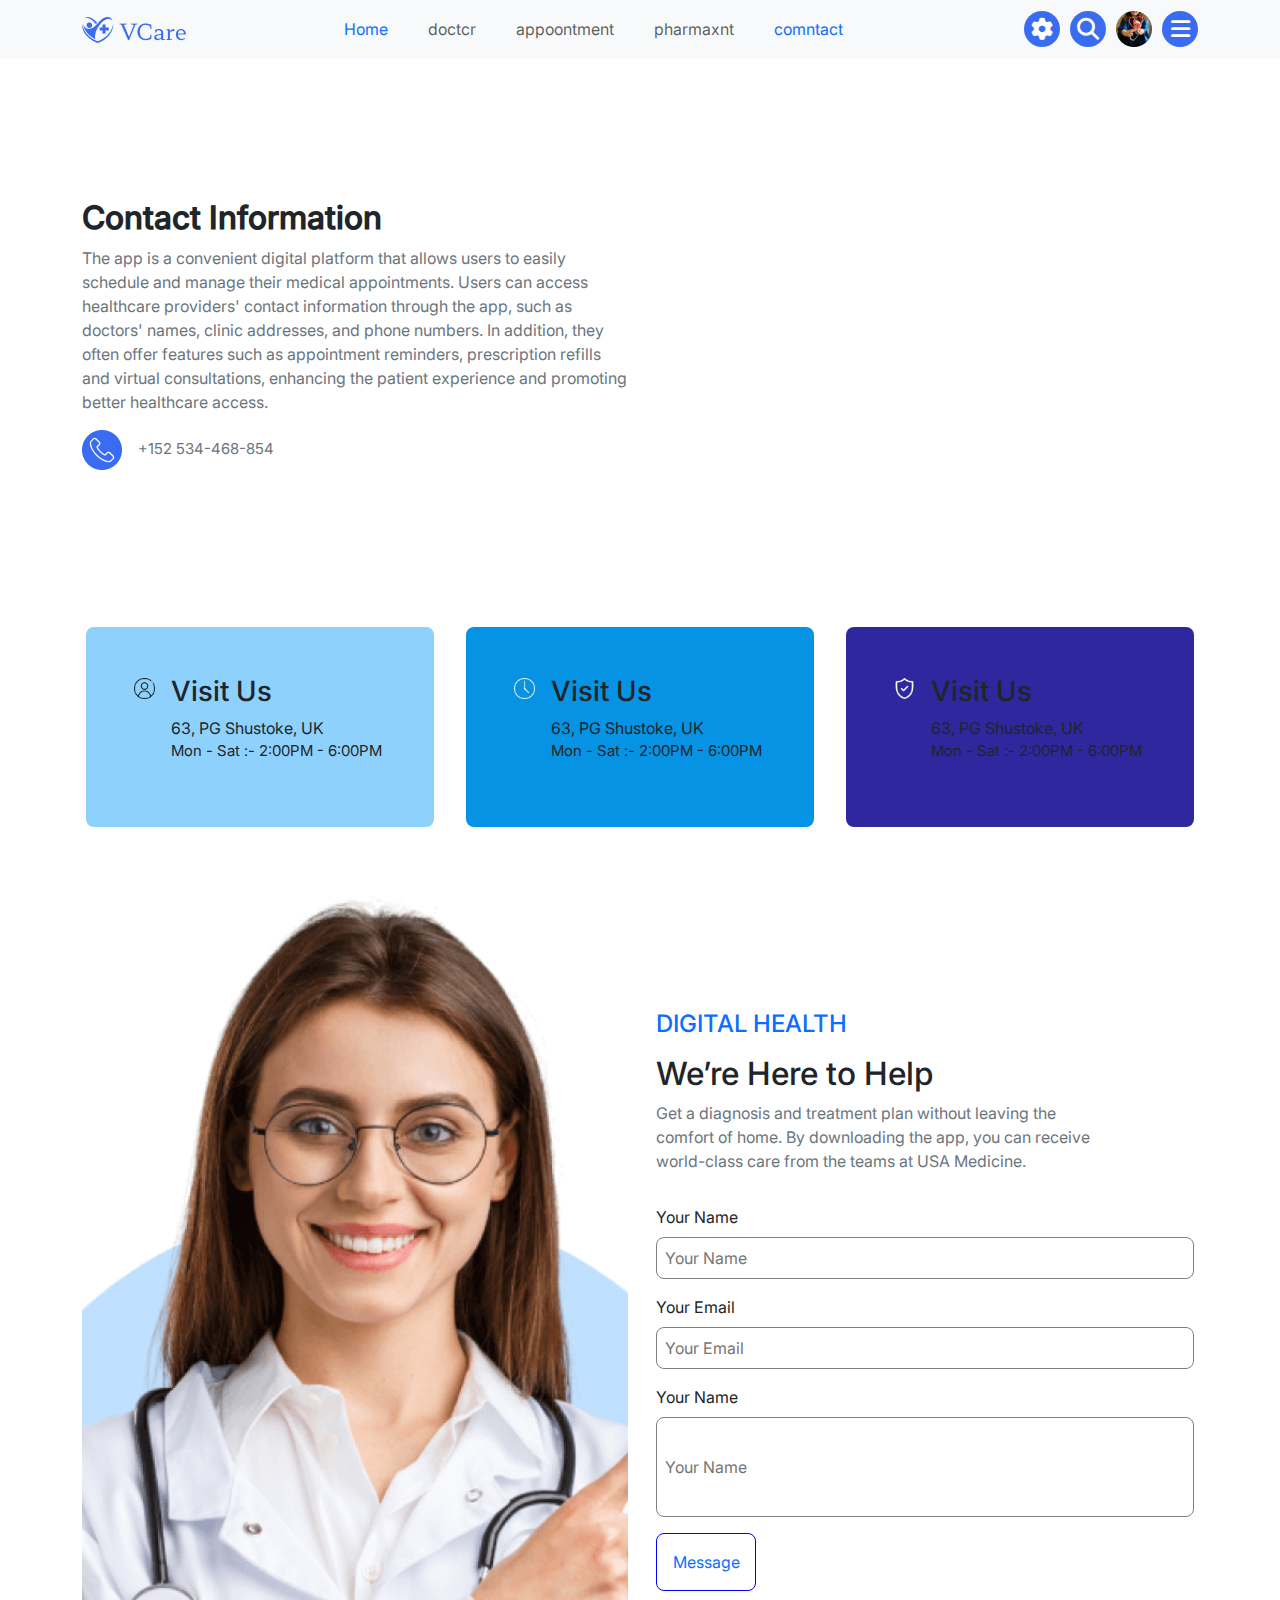
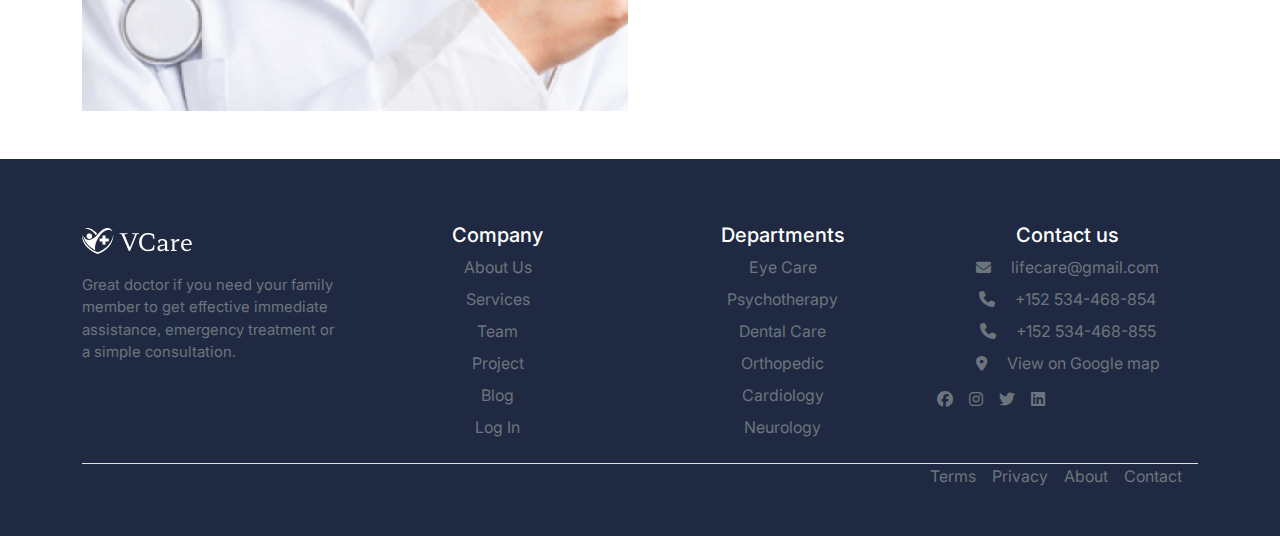
<file: contact.html>
<!DOCTYPE html>
<html lang="en">

<head>
  <meta charset="UTF-8">
  <meta name="viewport" content="width=device-width, initial-scale=1.0">
  <title>Document</title>
  <!-- faveicon start -->
  <link rel="shortcut icon" href="assets/img/Vector 23.png" type="image/x-icon">
  <!-- faveicon and -->
  <!-- font start -->
  <link href="assets/css/font.css" rel="stylesheet">
  <!-- font end -->
  <!-- icons limk start -->
  <link href="assets/css/all.min.css" rel="stylesheet">
  <!-- icons limk  end-->
  <!--bootrat  -->
  <link href="assets/css/bootstrap.min.css" rel="stylesheet">
  <!-- bootrat -->
  <!-- css satr -->
  <link href="assets/css/style.css" rel="stylesheet">
  <!-- css and -->
</head>

<body>

  <!-- header start -->
  <section>

    <nav class="navbar navbar-expand-lg bg-body-tertiary">
      <div class="container">
        <a class="navbar-brand" href="#">
          <img src="assets/img/Group 234.png">
        </a>

        <div class="collapse navbar-collapse" id="navbarSupportedContent">
          <ul class="navbar-nav mx-auto mb-2 mb-lg-0 align-center justify-between">
            <li class="nav-item">
              <a class="nav-link active text-primary" aria-current="page" href="index.html">Home</a>
            </li>
            <li class="nav-item">
              <a class="nav-link ms-4" href="doctor.html">doctcr</a>
            </li>
            <li class="nav-item">
              <a class="nav-link ms-4" href="appoonment.html">appoontment</a>
            </li>
            <li class="nav-item">
              <a class="nav-link ms-4" href="pharmaxnt.html">pharmaxnt</a>
            </li>
            <li class="nav-item">
              <a class="nav-link ms-4 active text-primary" href="contact.html">comntact</a>
            </li>
          </ul>
        </div>
        <ul class="icon d-flex mb-2 mb-lg-0 ">
          <li>
            <a href="#"><i class="fa-solid fa-gear"></i></a>
          </li>
          <li>
            <a href="#"><i class="fa-solid fa-magnifying-glass"></i></a>
          </li>
          <li>
            <a href="#">
              <div class="img">
                <img src="assets/img/Ellipse 3.png">
              </div>
            </a>
          </li>
          <li>
            <a href="#offcanvasExample" data-bs-toggle="offcanvas">
              <i class="fa-solid fa-bars"></i>
            </a>
          </li>
        </ul>
      </div>

    </nav>
    <div class="offcanvas offcanvas-start" tabindex="-1" id="offcanvasExample" aria-labelledby="offcanvasExampleLabel">
      <div class="offcanvas-header">
        <h5 class="offcanvas-title" id="offcanvasExampleLabel"><img src="assets/img/Group 234.png"></h5>
        <button type="button" class="btn-close" data-bs-dismiss="offcanvas" aria-label="Close"></button>
      </div>
      <div class="offcanvas-body">
        <li class="nav-item">
          <a class="nav-link active" aria-current="page" href="index.html">Home</a>
        </li>
        <li class="nav-item">
          <a class="nav-link ms-4" href="doctor.html">doctcr</a>
        </li>
        <li class="nav-item">
          <a class="nav-link ms-4" href="appoonment.html">appoontment</a>
        </li>
        <li class="nav-item">
          <a class="nav-link ms-4" href="pharmaxnt.html">pharmaxnt</a>
        </li>
        <li class="nav-item">
          <a class="nav-link ms-4" href="contact.html">comntact</a>
        </li>
      </div>
    </div>

    <!-- header end -->



    <!-- js start -->
    <script src="assets/js/bootstrap.bundle.min.js"></script>
    <!-- js end -->

    <!-- contact information start -->
    <section class="py-5 px-0">
      <div class="container">
        <div class="row d-flex align-items-center">
          <div class="col-6 d-flex justify-content-center">
            <div class="contact-information">
              <h2 class="fw-bold mb-2" style="font-size: 52;">Contact Information</h2>
              <p style="font-size: 16px;" class="text-secondary">The app is a convenient digital platform that allows
                users to easily
                schedule and manage their medical appointments. Users can access
                healthcare providers' contact information through the app, such as
                doctors' names, clinic addresses, and phone numbers. In addition, they
                often offer features such as appointment reminders, prescription refills
                and virtual consultations, enhancing the patient experience and
                promoting better healthcare access.</p>
              <img src="assets/img/Group 114.png" class="img-fluid me-3"><span class="text-secondary"
                style="font-size: 15px;">+152 534-468-854</span>
            </div>
          </div>
          <div class="col-6 overflow-hidden">
            <iframe
              src="https://www.google.com/maps/embed?pb=!1m18!1m12!1m3!1d3718.9387450195863!2d72.86865777380397!3d21.234277480690864!2m3!1f0!2f0!3f0!3m2!1i1024!2i768!4f13.1!3m3!1m2!1s0x3be04fbe056894ef%3A0x7bfc941e108f23a5!2sIT%20Park!5e0!3m2!1sen!2sin!4v1728406229823!5m2!1sen!2sin"
              width="600" height="450" style="border:0;" allowfullscreen="" loading="lazy"
              referrerpolicy="no-referrer-when-downgrade"></iframe>
          </div>
        </div>
      </div>
    </section>
    <!-- contact infomation end -->

    <!-- second  start-->
    <section class="pb-5 px-0">
      <div class="container">
        <div class="row row-cols-1 row-cols-md-2 row-cols-xl-3">
          <div class="p-3">
            <div class="box ">
              <div class="box-content p-5 rounded-3" style="background-color: #8ED1FC;">
                <div class="content d-flex">
                  <div class="col-1">
                    <img src="assets/img/user 1.png" class="img-fluid">
                  </div>
                  <div class="col-11 ps-3">
                    <h3 style="font-size: 28px;">Visit Us</h3>
                    <p class="mb-0" style="font-size: 15;">63, PG Shustoke, UK</p>
                    <p style="font-size: 15px;">Mon - Sat :- 2:00PM - 6:00PM</p>
                  </div>
                </div>
              </div>
            </div>
          </div>
          <div class="p-3">
            <div class="box ">
              <div class="box-content p-5 rounded-3" style="background-color: #0693E3;" >
                <div class="content d-flex">
                  <div class="col-1">
                    <img src="assets/img/clock (1) 1.png" class="img-fluid">
                  </div>
                  <div class="col-11 ps-3">
                    <h3 style="font-size: 28px;">Visit Us</h3>
                    <p class="mb-0" style="font-size: 15;">63, PG Shustoke, UK</p>
                    <p style="font-size: 15px;">Mon - Sat :- 2:00PM - 6:00PM</p>
                  </div>
                </div>
              </div>
            </div>
          </div>
          <div class="p-3">
            <div class="box ">
              <div class="box-content  p-5 rounded-3"  style="background-color:#2E279D;">
                <div class="content d-flex">
                  <div class="col-1 ">
                    <img src="assets/img/security 1 (1).png " class="img-fluid ">
                  </div>
                  <div class="col-11 ps-3">
                    <h3 style="font-size: 28px;">Visit Us</h3>
                    <p class="mb-0" style="font-size: 15;">63, PG Shustoke, UK</p>
                    <p style="font-size: 15px;">Mon - Sat :- 2:00PM - 6:00PM</p>
                  </div>
                </div>
              </div>
            </div>
          </div>
        </diV>
      </div>

    </section>
    <!-- second end -->
    <!--  digtal sart-->

    <section>
      <div class="container">
        <div class="row row-cols-12 row-cols-xl-2 d-flex align-items-center">
          <div class="p-6">
            <img src="assets/img/work-img 1.png" class="img-fluid "
              style="width: 100%; height: 100%; object-fit: contain;">
          </div>
          <div class="p-3">
            <h3 style="font-size: 24px;" class="text-primary mb-3">DIGITAL HEALTH</h3>
            <h2>We’re Here to Help</h2>
            <div class="d-flex">
              <div class="col-10">
                <p style="font-size: 16px;" class="text-secondary">Get a diagnosis and treatment plan without leaving
                  the
                  comfort of home. By downloading the app, you can
                  receive world-class care from the teams at USA Medicine.</p>
              </div>
            </div>
            <div class="form">
              <form>
                <div class="col-12 my-3">
                  <label for="" class="d-flex d-block mb-2">Your Name</label>
                  <input type="text" placeholder="Your Name" class="w-100 p-2 rounded-3" style="border:1px solid grey;">
                </div>
                <div class="col-12 my-3">
                  <label for="" class="d-flex d-block mb-2">Your Email</label>
                  <input type="text" placeholder="Your Email" class="w-100 p-2 rounded-3"
                    style="border:1px solid grey;">
                </div>
                <div class="col-12 my-3">
                  <label for="" class="d-flex d-block mb-2">Your Name</label>
                  <input type="text" placeholder="Your Name" class="w-100 p-2 rounded-3"
                    style="height:100px; border: 1px solid grey;">
                </div>
                <button class="py-3 px-2 rounded-3 text-primary"
                  style="border:  1px solid blue ; background-color: transparent; font-size: 16px;">Message</button>
              </form>
            </div>
          </div>
        </div>
      </div>

    </section>

    <!-- digtal end -->
    <!-- footer strt -->
    <section class="mt-5 py-5" style="background-color:#202942;">
      <div class="container">
        <div class="row row-cols-1 row-cols-md-2 row-cols-xl-4">
          <div class="py-3 text-white">
            <img src="assets/img/Group 233.png">
            <div class="cols-7 py-3">
              <p class="text-secondary" style="font-size: 15px;">Great doctor if you need your
                family member to get effective
                immediate assistance, emergency
                treatment or a simple consultation.</p>
            </div>
          </div>
          <div class="py-3 text-white text-center">
            <h2 class="md-2" style="font-size: 20px;">Company</h2>
            <ul class="ps-0">
              <li class="mb-2">
                <a href="#" class="text-secondary">About Us</a>

              </li>
              <li class="mb-2">
                <a href="#" class="text-secondary ">Services</a>
              </li>
              <li class="mb-2">
                <a href="#" class="text-secondary">Team</a>
              </li>
              <li class="mb-2">
                <a href="#" class="text-secondary">Project</a>
              </li>

              <li class="mb-2">
                <a href="#" class="text-secondary">Blog</a>
              </li>
              <li class="mb-2">
                <a href="#" class="text-secondary">Log In</a>
              </li>
            </ul>
          </div>
          <div class="py-3 text-white text-center">
            <h2 class="md-2" style="font-size: 20px;">Departments</h2>
            <ul class="ps-0">
              <li class="mb-2">
                <a href="#" class="text-secondary">Eye Care</a>

              </li>
              <li class="mb-2">
                <a href="#" class="text-secondary">Psychotherapy</a>
              </li>
              <li class="mb-2">
                <a href="#" class="text-secondary">Dental Care</a>
              </li>
              <li class="mb-2">
                <a href="#" class="text-secondary">Orthopedic</a>
              </li>
              <li class="mb-2">
                <a href="#" class="text-secondary"> Cardiology</a>
              </li>
              <li class="mb-2">
                <a href="#" class="text-secondary">Neurology</a>
              </li>
            </ul>
          </div>
          <div class="py-3 text-white text-center">
            <h2 class="md-2" style="font-size: 20px;">Contact us</h2>
            <ul class="ps-0">
              <li class="mb-2">
                <i class="fa-solid fa-envelope me-3 text-secondary" style="font-size: 15px;"></i>
                <a href="#" class="text-secondary">lifecare@gmail.com</a>
              </li>
              <li class="mb-2">
                <i class="fa-solid fa-phone me-3 text-secondary"></i>
                <a href="#" class="text-secondary">+152 534-468-854</a>
              </li>
              <li class="mb-2">
                <i class="fa-solid fa-phone me-3 text-secondary"></i>
                <a href="#" class="text-secondary">+152 534-468-855</a>
              </li>
              <li class="mb-2">
                <i class="fa-solid fa-location-dot text-secondary me-3" style="font-size: 15px;"></i>
                <a href="#" class="text-secondary">View on Google map</a>
              </li>
              <ul class="d-flex ps-0">
                <li>
                  <a href="#">
                    <i class="fa-brands fa-facebook me-3 mt-2 text-secondary "></i>
                  </a>
                </li>
                <li>
                  <a href="#">
                    <i class="fa-brands fa-instagram me-3 mt-2  text-secondary "></i>
                  </a>
                </li>
                <li>
                  <a href="#">
                    <i class="fa-brands fa-twitter me-3 mt-2  text-secondary"></i>
                  </a>
                </li>
                <li>
                  <a href="#">
                    <i class="fa-brands fa-linkedin me-3 mt-2 text-secondary"></i>
                  </a>
                </li>
              </ul>
            </ul>
          </div>
        </div>
        <ul class=" d-flex justify-content-end  border-top">
          <li>
            <a href="#" class="me-3 text-secondary"> Terms</a>
          </li>

          <li>
            <a href="#" class="me-3 text-secondary">Privacy</a>
          </li>

          <li>
            <a href="#" class="me-3 text-secondary">About</a>
          </li>

          <li>
            <a href="#" class="me-3 text-secondary">Contact</a>
          </li>
        </ul>
      </div>
    </section>
    <!-- footer end -->
</file>
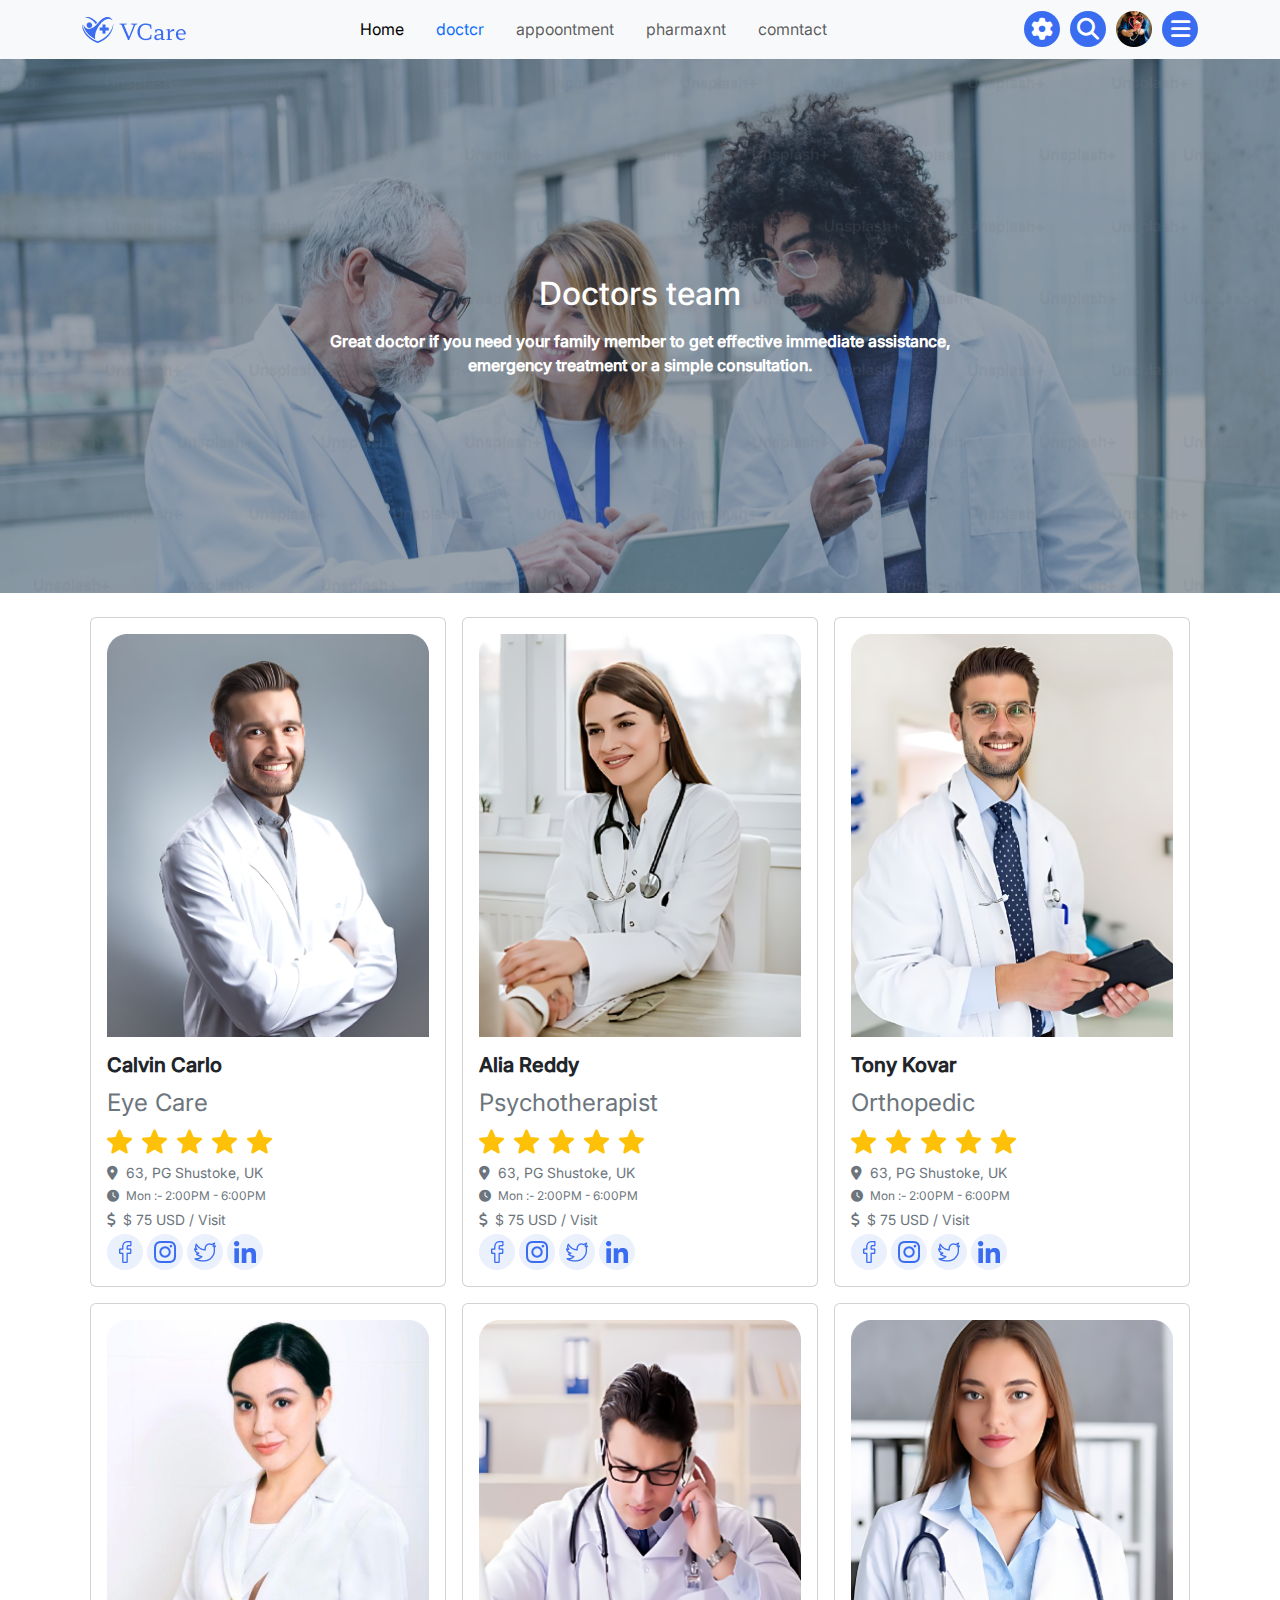
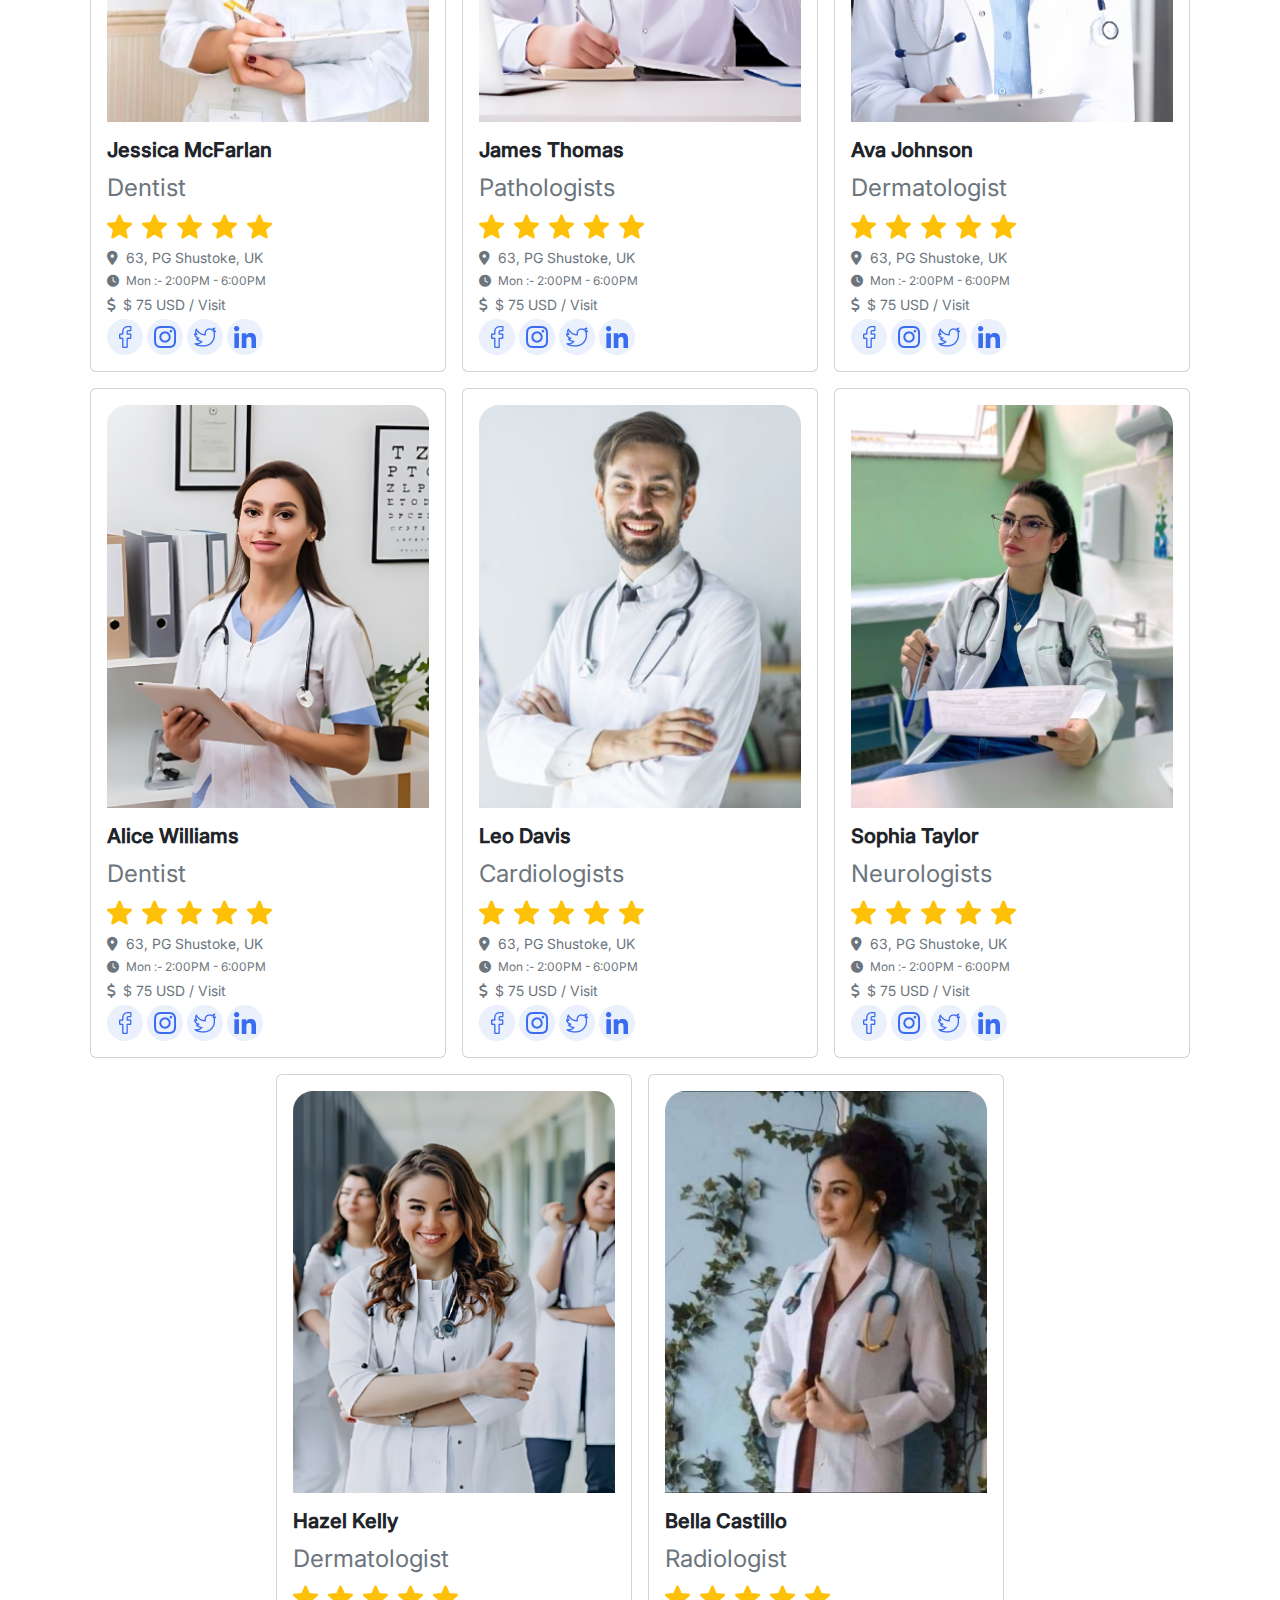
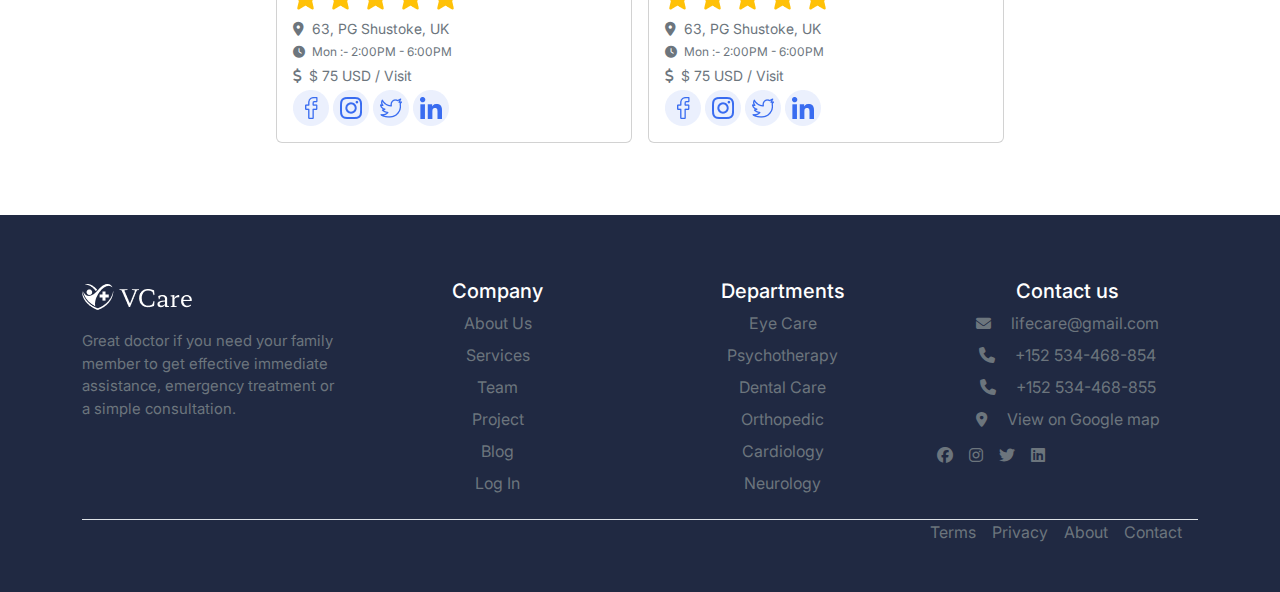
<file: doctor.html>
<!DOCTYPE html>
<html lang="en">

<head>
  <meta charset="UTF-8">
  <meta name="viewport" content="width=device-width, initial-scale=1.0">
  <title>Document</title>
  <!-- faveicon start -->
  <link rel="shortcut icon" href="assets/img/Vector 23.png" type="image/x-icon">
  <!-- faveicon and -->

  <!-- font start -->
  <link href="assets/css/font.css" rel="stylesheet">
  <!-- font end -->

  <!-- icons limk start -->
  <link href="assets/css/all.min.css" rel="stylesheet">
  <!-- icons limk  end-->
  <!--bootrat  -->
  <link href="assets/css/bootstrap.min.css" rel="stylesheet">
  <!-- bootrat -->
  <!-- css satr -->
  <link href="assets/css/style.css" rel="stylesheet">
  <!-- css and -->
</head>
<body>
  <!-- header start -->
  <section>

    <nav class="navbar navbar-expand-lg bg-body-tertiary">
      <div class="container">
        <a class="navbar-brand" href="#">
          <img src="assets/img/Group 234.png">
        </a>

        <div class="collapse navbar-collapse" id="navbarSupportedContent">
          <ul class="navbar-nav mx-auto mb-2 mb-lg-0 align-center justify-between">
            <li class="nav-item">
              <a class="nav-link active" aria-current="page" href="index.html">Home</a>
            </li>
            <li class="nav-item">
              <a class="nav-link ms-3 active text-primary" href="doctor.html">doctcr</a>
            </li>
            <li class="nav-item">
              <a class="nav-link ms-3" href="appoonment.html">appoontment</a>
            </li>
            <li class="nav-item">
              <a class="nav-link ms-3" href="pharmaxnt.html">pharmaxnt</a>
            </li>
            <li class="nav-item">
              <a class="nav-link ms-3" href="contact.html">comntact</a>
            </li>
          </ul>
        </div>
        <ul class="icon d-flex mb-2 mb-lg-0 ">
          <li>
            <a href="#"><i class="fa-solid fa-gear"></i></a>
          </li>
          <li>
            <a href="#"><i class="fa-solid fa-magnifying-glass"></i></a>
          </li>
          <li>
            <a href="#">
              <div class="img">
                <img src="assets/img/Ellipse 3.png">
              </div>
            </a>
          </li>
          <li>
            <a href="#offcanvasExample" data-bs-toggle="offcanvas">
              <i class="fa-solid fa-bars"></i>
            </a>
          </li>
        </ul>
      </div>
    </nav>
    <div class="offcanvas offcanvas-start" tabindex="-1" id="offcanvasExample" aria-labelledby="offcanvasExampleLabel">
      <div class="offcanvas-header">
        <h5 class="offcanvas-title" id="offcanvasExampleLabel"><img src="assets/img/Group 234.png"></h5>
        <button type="button" class="btn-close" data-bs-dismiss="offcanvas" aria-label="Close"></button>
      </div>
      <div class="offcanvas-body">
        <li class="nav-item">
          <a class="nav-link active" aria-current="page" href="index.html">Home</a>
        </li>
        <li class="nav-item">
          <a class="nav-link" href="doctor.html">doctcr</a>
        </li>
        <li class="nav-item">
          <a class="nav-link" href="appoonment.html">appoontment</a>
        </li>
        <li class="nav-item">
          <a class="nav-link" href="pharmaxnt.html">pharmaxnt</a>
        </li>
        <li class="nav-item">
          <a class="nav-link" href="contact.html">comntact</a>
        </li>
      </div>
    </div>

  </section>
  <!-- header end -->



  <!-- js start -->
  <script src="assets/js/bootstrap.bundle.min.js"></script>
  <!-- js end -->

  <!-- banerr start -->
     <section class="img" style="background-image: url('assets/img/Group\ 463.png'); padding: 200px 0;">
         <div class="container">
          <div class="row">
            <div class="CONTENT text-white fw-bold d-flex align-items-center flex-column">
              <h2 class="my-3">Doctors team</h2>
            <div class="col-7">
              <p class="text-center">Great doctor if you need your family member to get effective immediate assistance,
                emergency treatment or a simple consultation.</p>
            </div>
            </div>
          </div>
         </div>
      </section>
      
  <!-- banerr end -->
  <div class="container">
    <div class="row">
    <div class="py-3"> 
      <div class="col-12 d-flex justify-content-center">
        <div class="col-12 col-md-6 col-xl-4">
          <div class="p-2">
            <div class="card">
              <img src="assets/img/img9.png" class="pt-3 px-3" alt="...">
              <div class="card-body">
                <h5 class="card-text fw-bold" style="font-size: 20px;">Calvin Carlo</h5>
                <p class="card-text text-secondary mb-0" style="font-size: 24px;">Eye Care</p>
                <img src="assets/img/Group 44.png " class="img-fluid py-2 width-10px">
                <ul class="px-0 text-secondary">
                  <li style="font-size: 14px;" class="mb-1">
                    <i class="fa-solid fa-location-dot me-1"></i>
                    63, PG Shustoke, UK
                  </li>
                  <li style="font-size: 12px;" class="mb-1">
                    <i class="fa-solid fa-clock me-1"></i>
                    Mon :- 2:00PM - 6:00PM
                  </li>
                  <li style="font-size: 14px;" class="mb-1">
                    <i class="fa-solid fa-dollar-sign me-1"></i>
                    $ 75 USD / Visit
                  </li>
                </ul>
                <img src="assets/img/Group 45.png">
                <img src="assets/img/Group 46.png">
                <img src="assets/img/Group 47.png">
                <img src="assets/img/Group 48.png">
              </div>
            </div>   
          </div>
          </div>
        <div class="col-12  col-md-6 col-xl-4">
          <div class="p-2">
            <div class="card">
              <img src="assets/img/img5.png" class="pt-3 px-3" alt="...">
              <div class="card-body">
                <h5 class="card-text fw-bold" style="font-size: 20px;">Alia Reddy</h5>
                <p class="card-text text-secondary mb-0" style="font-size: 24px;">Psychotherapist</p>
                <img src="assets/img/Group 44.png " class="img-fluid py-2 width-10px">
                <ul class="px-0 text-secondary">
                  <li style="font-size: 14px;" class="mb-1">
                    <i class="fa-solid fa-location-dot me-1"></i>
                    63, PG Shustoke, UK
                  </li>
                  <li style="font-size: 12px;" class="mb-1">
                    <i class="fa-solid fa-clock me-1"></i>
                    Mon :- 2:00PM - 6:00PM
                  </li>
                  <li style="font-size: 14px;" class="mb-1">
                    <i class="fa-solid fa-dollar-sign me-1"></i>
                    $ 75 USD / Visit
                  </li>
                </ul>
                <img src="assets/img/Group 45.png">
                <img src="assets/img/Group 46.png">
                <img src="assets/img/Group 47.png">
                <img src="assets/img/Group 48.png">
              </div>
            </div>
          </div>
          </div>
          <div class="col-12  col-md-6 col-xl-4">
            <div class="p-2">
              <div class="card">
                <img src="assets/img/img7.png" class="pt-3 px-3" alt="...">
                <div class="card-body">
                  <h5 class="card-text fw-bold" style="font-size: 20px;">Tony Kovar</h5>
                  <p class="card-text text-secondary mb-0" style="font-size: 24px;">Orthopedic</p>
                  <img src="assets/img/Group 44.png " class="img-fluid py-2 width-10px">
                  <ul class="px-0 text-secondary">
                    <li style="font-size: 14px;" class="mb-1">
                      <i class="fa-solid fa-location-dot me-1"></i>
                      63, PG Shustoke, UK
                    </li>
                    <li style="font-size: 12px;" class="mb-1">
                      <i class="fa-solid fa-clock me-1"></i>
                      Mon :- 2:00PM - 6:00PM
                    </li>
                    <li style="font-size: 14px;" class="mb-1">
                      <i class="fa-solid fa-dollar-sign me-1"></i>
                      $ 75 USD / Visit
                    </li>
                  </ul>
                  <img src="assets/img/Group 45.png">
                  <img src="assets/img/Group 46.png">
                  <img src="assets/img/Group 47.png">
                  <img src="assets/img/Group 48.png">
                </div>
              </div>
            </div>
            </div>
            <div class="col-12 col-md-6 col-xl-4">
              <div class="p-2">
                <div class="card">
                  <img src="assets/img/img3.png" class="pt-3 px-3" alt="...">
                  <div class="card-body">
                    <h5 class="card-text fw-bold" style="font-size: 20px;">Jessica McFarlan</h5>
                    <p class="card-text text-secondary mb-0" style="font-size: 24px;">Dentist</p>
                    <img src="assets/img/Group 44.png " class="img-fluid py-2 width-10px">
                    <ul class="px-0 text-secondary">
                      <li style="font-size: 14px;" class="mb-1">
                        <i class="fa-solid fa-location-dot me-1"></i>
                        63, PG Shustoke, UK
                      </li>
                      <li style="font-size: 12px;" class="mb-1">
                        <i class="fa-solid fa-clock me-1"></i>
                        Mon :- 2:00PM - 6:00PM
                      </li>
                      <li style="font-size: 14px;" class="mb-1">
                        <i class="fa-solid fa-dollar-sign me-1"></i>
                        $ 75 USD / Visit
                      </li>
                    </ul>
                    <img src="assets/img/Group 45.png">
                    <img src="assets/img/Group 46.png">
                    <img src="assets/img/Group 47.png">
                    <img src="assets/img/Group 48.png">
                  </div>
                </div>
              </div>
              </div>
              <div class="col-12 col-md-6 col-xl-4">
                <div class="p-2">
                  <div class="card">
                    <img src="assets/img/img10.png" class="pt-3 px-3" alt="...">
                    <div class="card-body">
                      <h5 class="card-text fw-bold" style="font-size: 20px;">James Thomas </h5>
                      <p class="card-text text-secondary mb-0" style="font-size: 24px;">Pathologists</p>
                      <img src="assets/img/Group 44.png " class="img-fluid py-2 width-10px">
                      <ul class="px-0 text-secondary">
                        <li style="font-size: 14px;" class="mb-1">
                          <i class="fa-solid fa-location-dot me-1"></i>
                          63, PG Shustoke, UK
                        </li>
                        <li style="font-size: 12px;" class="mb-1">
                          <i class="fa-solid fa-clock me-1"></i>
                          Mon :- 2:00PM - 6:00PM
                        </li>
                        <li style="font-size: 14px;" class="mb-1">
                          <i class="fa-solid fa-dollar-sign me-1"></i>
                          $ 75 USD / Visit
                        </li>
                      </ul>
                      <img src="assets/img/Group 45.png">
                      <img src="assets/img/Group 46.png">
                      <img src="assets/img/Group 47.png">
                      <img src="assets/img/Group 48.png">
                    </div>
                  </div>
                </div>
                </div>
                <div class="col-12  col-md-6 col-xl-4">
                  <div class="p-2">
                    <div class="card">
                      <img src="assets/img/img8.png" class="pt-3 px-3" alt="...">
                      <div class="card-body">
                        <h5 class="card-text fw-bold" style="font-size: 20px;">Ava Johnson </h5>
                        <p class="card-text text-secondary mb-0" style="font-size: 24px;">Dermatologist</p>
                        <img src="assets/img/Group 44.png " class="img-fluid py-2 width-10px">
                        <ul class="px-0 text-secondary">
                          <li style="font-size: 14px;" class="mb-1">
                            <i class="fa-solid fa-location-dot me-1"></i>
                            63, PG Shustoke, UK
                          </li>
                          <li style="font-size: 12px;" class="mb-1">
                            <i class="fa-solid fa-clock me-1"></i>
                            Mon :- 2:00PM - 6:00PM
                          </li>
                          <li style="font-size: 14px;" class="mb-1">
                            <i class="fa-solid fa-dollar-sign me-1"></i>
                            $ 75 USD / Visit
                          </li>
                        </ul>
                        <img src="assets/img/Group 45.png">
                        <img src="assets/img/Group 46.png">
                        <img src="assets/img/Group 47.png">
                        <img src="assets/img/Group 48.png">
                      </div>
                    </div>
                  </div>
                  </div>
                  <div class="col-12  col-md-6 col-xl-4">
                    <div class="p-2">
                      <div class="card">
                        <img src="assets/img/img4.png" class="pt-3 px-3" alt="...">
                        <div class="card-body">
                          <h5 class="card-text fw-bold" style="font-size: 20px;">Alice Williams </h5>
                          <p class="card-text text-secondary mb-0" style="font-size: 24px;">Dentist</p>
                          <img src="assets/img/Group 44.png " class="img-fluid py-2 width-10px">
                          <ul class="px-0 text-secondary">
                            <li style="font-size: 14px;" class="mb-1">
                              <i class="fa-solid fa-location-dot me-1"></i>
                              63, PG Shustoke, UK
                            </li>
                            <li style="font-size: 12px;" class="mb-1">
                              <i class="fa-solid fa-clock me-1"></i>
                              Mon :- 2:00PM - 6:00PM
                            </li>
                            <li style="font-size: 14px;" class="mb-1">
                              <i class="fa-solid fa-dollar-sign me-1"></i>
                              $ 75 USD / Visit
                            </li>
                          </ul>
                          <img src="assets/img/Group 45.png">
                          <img src="assets/img/Group 46.png">
                          <img src="assets/img/Group 47.png">
                          <img src="assets/img/Group 48.png">
                        </div>
                      </div>
                    </div>
                    </div>
                    <div class="col-12  col-md-6 col-xl-4">
                      <div class="p-2">
                        <div class="card">
                          <img src="assets/img/img11.png" class="pt-3 px-3" alt="...">
                          <div class="card-body">
                            <h5 class="card-text fw-bold" style="font-size: 20px;">Leo Davis </h5>
                            <p class="card-text text-secondary mb-0" style="font-size: 24px;">Cardiologists</p>
                            <img src="assets/img/Group 44.png " class="img-fluid py-2 width-10px">
                            <ul class="px-0 text-secondary">
                              <li style="font-size: 14px;" class="mb-1">
                                <i class="fa-solid fa-location-dot me-1"></i>
                                63, PG Shustoke, UK
                              </li>
                              <li style="font-size: 12px;" class="mb-1">
                                <i class="fa-solid fa-clock me-1"></i>
                                Mon :- 2:00PM - 6:00PM
                              </li>
                              <li style="font-size: 14px;" class="mb-1">
                                <i class="fa-solid fa-dollar-sign me-1"></i>
                                $ 75 USD / Visit
                              </li>
                            </ul>
                            <img src="assets/img/Group 45.png">
                            <img src="assets/img/Group 46.png">
                            <img src="assets/img/Group 47.png">
                            <img src="assets/img/Group 48.png">
                          </div>
                        </div>
                      </div>
                    </div>   
                    <div class="col-12 col-md-6 col-xl-4">
                      <div class="p-2">
                        <div class="card">
                          <img src="assets/img/img2.png" class="pt-3 px-3" alt="...">
                          <div class="card-body">
                            <h5 class="card-text fw-bold" style="font-size: 20px;">Sophia Taylor</h5>
                            <p class="card-text text-secondary mb-0" style="font-size: 24px;">Neurologists</p>
                            <img src="assets/img/Group 44.png " class="img-fluid py-2 width-10px">
                            <ul class="px-0 text-secondary">
                              <li style="font-size: 14px;" class="mb-1">
                                <i class="fa-solid fa-location-dot me-1"></i>
                                63, PG Shustoke, UK
                              </li>
                              <li style="font-size: 12px;" class="mb-1">
                                <i class="fa-solid fa-clock me-1"></i>
                                Mon :- 2:00PM - 6:00PM
                              </li>
                              <li style="font-size: 14px;" class="mb-1">
                                <i class="fa-solid fa-dollar-sign me-1"></i>
                                $ 75 USD / Visit
                              </li>
                            </ul>
                            <img src="assets/img/Group 45.png">
                            <img src="assets/img/Group 46.png">
                            <img src="assets/img/Group 47.png">
                            <img src="assets/img/Group 48.png">
                          </div>
                        </div>
                      </div>
                    </div>   
                    <div class="col-12 col-md-6 col-xl-4">
                      <div class="p-2">
                        <div class="card">
                          <img src="assets/img/img6.png" class="pt-3 px-3" alt="...">
                          <div class="card-body">
                            <h5 class="card-text fw-bold" style="font-size: 20px;">Hazel Kelly</h5>
                            <p class="card-text text-secondary mb-0" style="font-size: 24px;">Dermatologist</p>
                            <img src="assets/img/Group 44.png " class="img-fluid py-2 width-10px">
                            <ul class="px-0 text-secondary">
                              <li style="font-size: 14px;" class="mb-1">
                                <i class="fa-solid fa-location-dot me-1"></i>
                                63, PG Shustoke, UK
                              </li>
                              <li style="font-size: 12px;" class="mb-1">
                                <i class="fa-solid fa-clock me-1"></i>
                                Mon :- 2:00PM - 6:00PM
                              </li>
                              <li style="font-size: 14px;" class="mb-1">
                                <i class="fa-solid fa-dollar-sign me-1"></i>
                                $ 75 USD / Visit
                              </li>
                            </ul>
                            <img src="assets/img/Group 45.png">
                            <img src="assets/img/Group 46.png">
                            <img src="assets/img/Group 47.png">
                            <img src="assets/img/Group 48.png">
                          </div>
                        </div>
                      </div>
                    </div>   
                   
        <div class="col-12 col-md-6 col-xl-4 "> 
          <div class="p-2">
            <div class="card">
              <img src="assets/img/img1.png" class="pt-3 px-3" alt="...">
              <div class="card-body">
                <h5 class="card-text fw-bold" style="font-size: 20px;">Bella Castillo</h5>
                <p class="card-text text-secondary mb-0" style="font-size: 24px;">Radiologist</p>
                <img src="assets/img/Group 44.png " class="img-fluid py-2 width-10px">
                <ul class="px-0 text-secondary">
                  <li style="font-size: 14px;" class="mb-1">
                    <i class="fa-solid fa-location-dot me-1"></i>
                    63, PG Shustoke, UK
                  </li>
                  <li style="font-size: 12px;" class="mb-1">
                    <i class="fa-solid fa-clock me-1"></i>
                    Mon :- 2:00PM - 6:00PM
                  </li>
                  <li style="font-size: 14px;" class="mb-1">
                    <i class="fa-solid fa-dollar-sign me-1"></i>
                    $ 75 USD / Visit
                  </li>
                </ul>
                <img src="assets/img/Group 45.png">
                <img src="assets/img/Group 46.png">
                <img src="assets/img/Group 47.png">
                <img src="assets/img/Group 48.png">
              </div>
            </div> 
          </div>
        </div>
        </div> 
      </div>
    </div>
    </div>
  
      
</section>


  <!-- footer start -->
 
  <section class="mt-5 py-5" style="background-color:#202942;">
    <div class="container">
      <div class="row row-cols-1 row-cols-md-2 row-cols-xl-4">
        <div class="py-3 text-white">
          <img src="assets/img/Group 233.png">
          <div class="cols-7 py-3">
            <p class="text-secondary" style="font-size: 15px;">Great doctor if you need your
              family member to get effective
              immediate assistance, emergency
              treatment or a simple consultation.</p>
          </div>
        </div>
        <div class="py-3 text-white text-center">
          <h2 class="md-2" style="font-size: 20px;">Company</h2>
          <ul class="ps-0">
            <li class="mb-2">
              <a href="#" class="text-secondary">About Us</a>
                
            </li>
            <li class="mb-2">
              <a href="#" class="text-secondary ">Services</a>
            </li>
            <li class="mb-2">
              <a href="#" class="text-secondary">Team</a>
            </li>
            <li class="mb-2">
              <a href="#" class="text-secondary">Project</a>
            </li>

            <li class="mb-2">
              <a href="#" class="text-secondary">Blog</a>
            </li>
            <li class="mb-2">
              <a href="#" class="text-secondary">Log In</a>
            </li>
          </ul>
        </div>
        <div class="py-3 text-white text-center">
          <h2 class="md-2" style="font-size: 20px;">Departments</h2>
          <ul class="ps-0">
            <li class="mb-2">
              <a href="#" class="text-secondary">Eye Care</a>

            </li>
            <li class="mb-2">
              <a href="#" class="text-secondary">Psychotherapy</a>
            </li>
            <li class="mb-2">
              <a href="#" class="text-secondary">Dental Care</a>
            </li>
            <li class="mb-2">
              <a href="#" class="text-secondary">Orthopedic</a>
            </li>
            <li class="mb-2">
              <a href="#" class="text-secondary"> Cardiology</a>
            </li>
            <li class="mb-2">
              <a href="#" class="text-secondary">Neurology</a>
            </li>
          </ul>
        </div>
        <div class="py-3 text-white text-center">
          <h2 class="md-2" style="font-size: 20px;">Contact us</h2>
          <ul class="ps-0">
            <li class="mb-2">
              <i class="fa-solid fa-envelope me-3 text-secondary" style="font-size: 15px;"></i>
              <a href="#" class="text-secondary">lifecare@gmail.com</a>
            </li>
            <li class="mb-2">
              <i class="fa-solid fa-phone me-3 text-secondary"></i>
              <a href="#" class="text-secondary">+152 534-468-854</a>
            </li>
            <li class="mb-2">
              <i class="fa-solid fa-phone me-3 text-secondary"></i>
              <a href="#" class="text-secondary">+152 534-468-855</a>
            </li>
            <li class="mb-2">
              <i class="fa-solid fa-location-dot text-secondary me-3" style="font-size: 15px;"></i>
              <a href="#" class="text-secondary">View on Google map</a>
            </li>
           <ul class="d-flex ps-0">
            <li>
              <a href="#">
                <i class="fa-brands fa-facebook me-3 mt-2 text-secondary "></i>
              </a>
            </li>
            <li>
              <a href="#">
                <i class="fa-brands fa-instagram me-3 mt-2  text-secondary "></i>
              </a>
            </li>
            <li>
              <a href="#">
                <i class="fa-brands fa-twitter me-3 mt-2  text-secondary"></i>
              </a>
            </li>
            <li>
              <a href="#">
                <i class="fa-brands fa-linkedin me-3 mt-2 text-secondary"></i>
              </a>
            </li>
           </ul>
          </ul>
        </div>
       
        </div>
          <ul class=" d-flex justify-content-end  border-top">
            <li>
              <a href="#" class="me-3 text-secondary"> Terms</a>
            </li>
          
              <li>
                <a href="#" class="me-3 text-secondary">Privacy</a>
              </li>
  
                <li>
                  <a href="#" class="me-3 text-secondary">About</a>
                </li>
            
                  <li>
                    <a href="#" class="me-3 text-secondary">Contact</a>
                  </li>
                </ul>
                </div>
               </section>
   <!-- footet end -->
      <section>
</file>
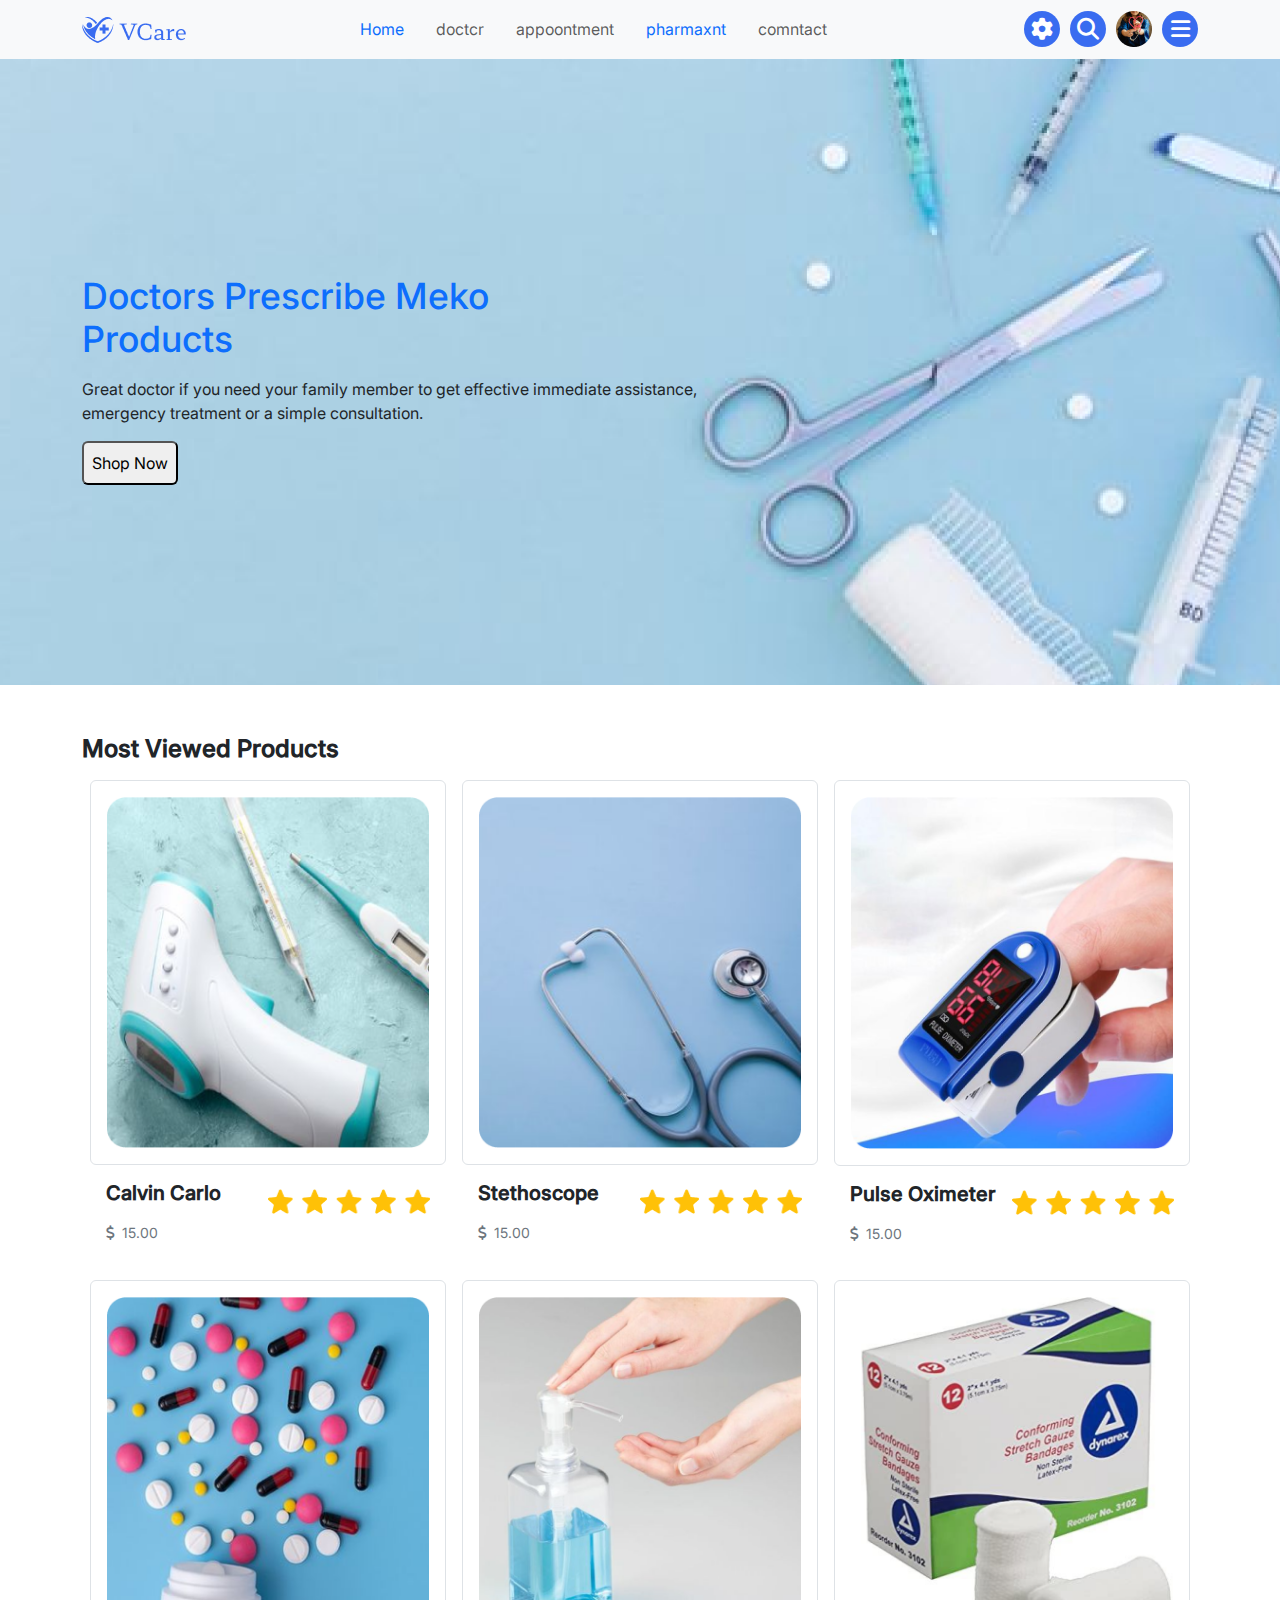
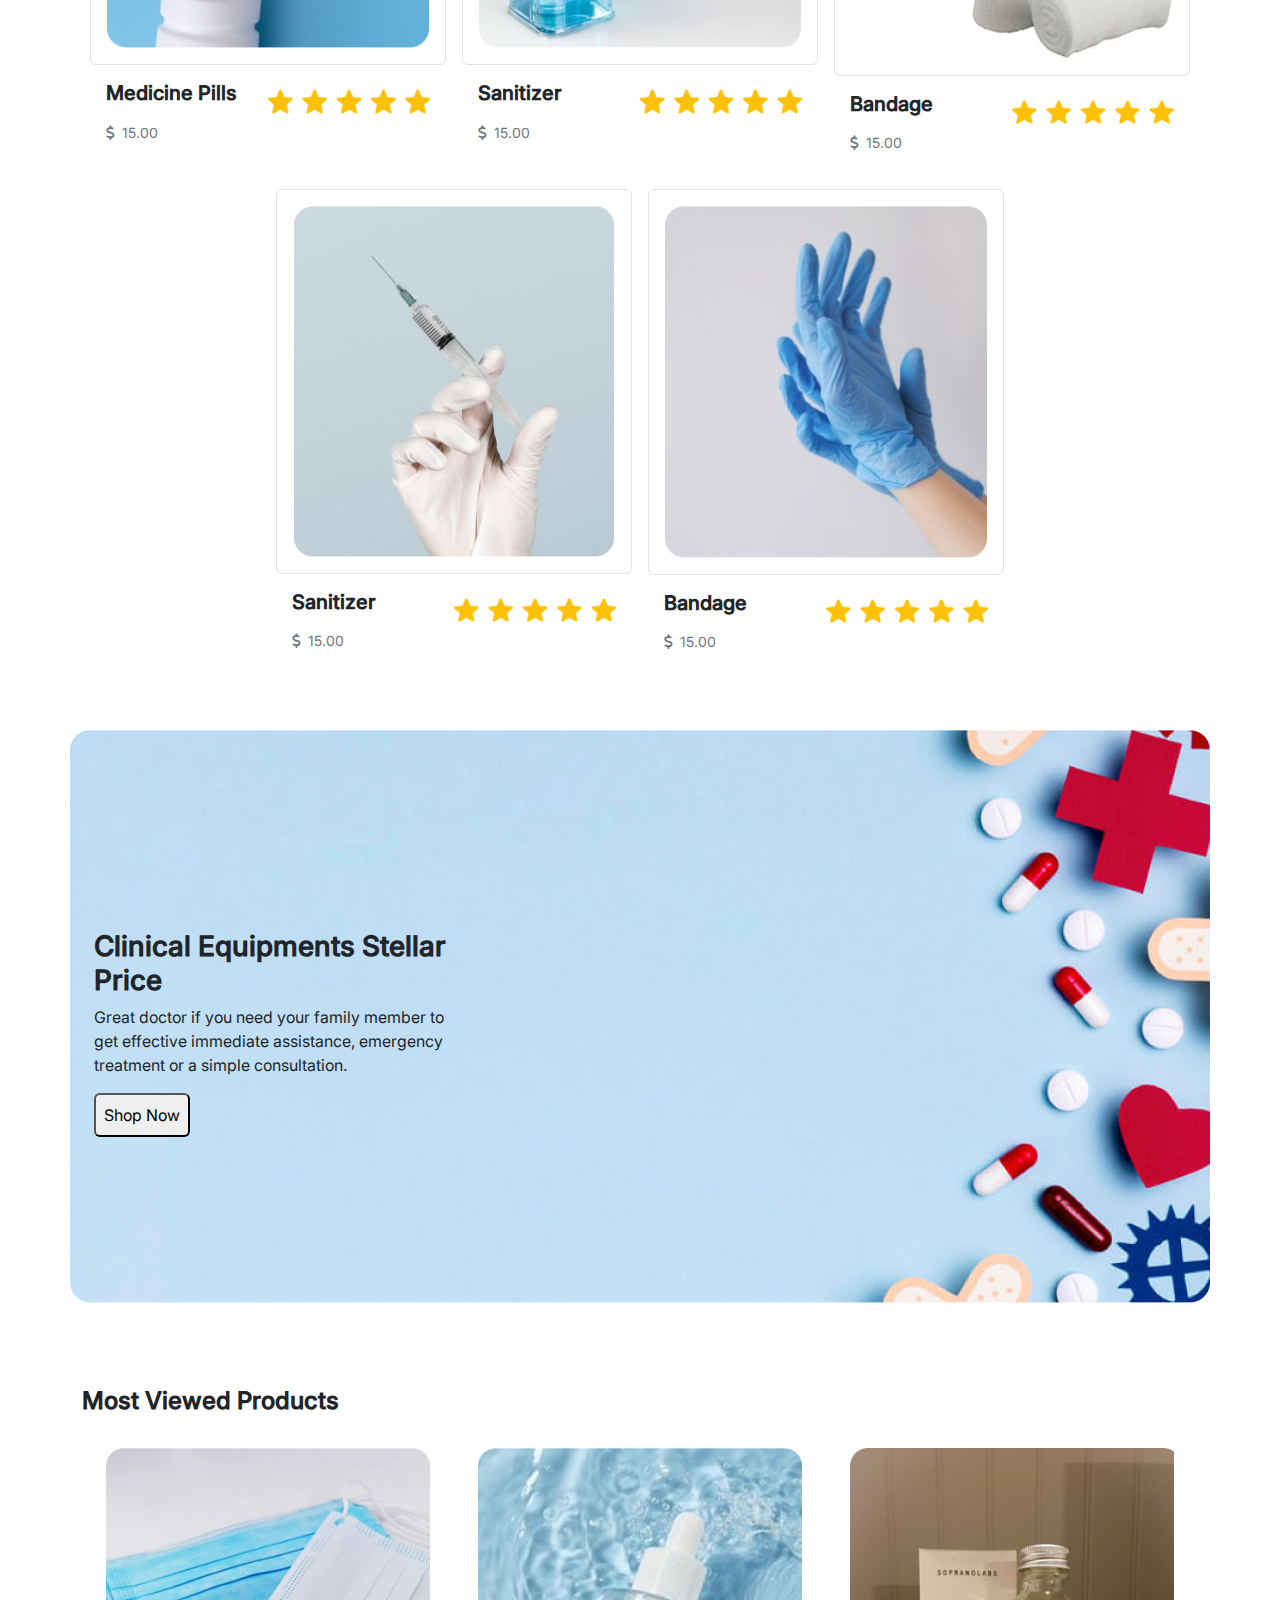
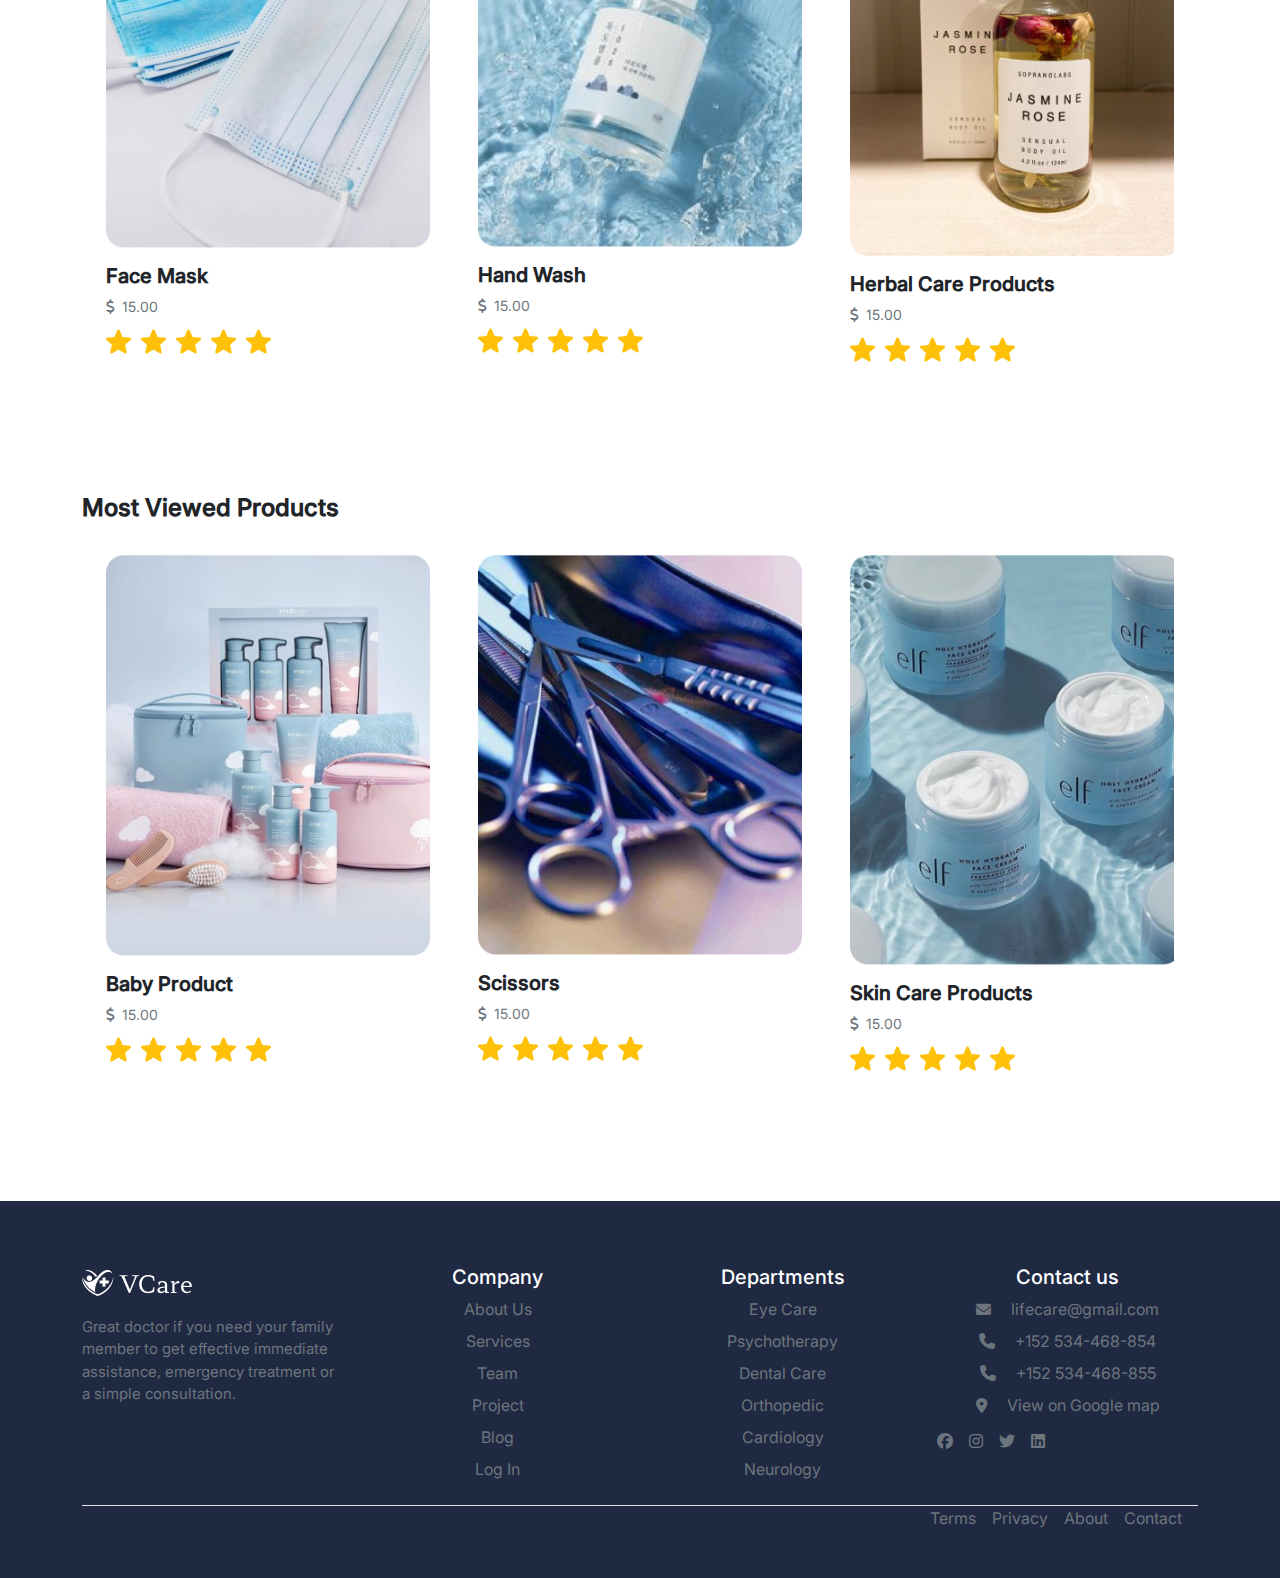
<file: pharmaxnt.html>
<!DOCTYPE html>
<html lang="en">

<head>
  <meta charset="UTF-8">
  <meta name="viewport" content="width=device-width, initial-scale=1.0">
  <title>Document</title>
  <!-- faveicon start -->
  <link rel="shortcut icon" href="assets/img/Vector 23.png" type="image/x-icon">
  <!-- faveicon and -->

  <!-- font start -->
  <link href="assets/css/font.css" rel="stylesheet">
  <!-- font end -->

  <!-- icons limk start -->
  <link href="assets/css/all.min.css" rel="stylesheet">
  <!-- icons limk  end-->
  <!--bootrat  -->
  <link href="assets/css/bootstrap.min.css" rel="stylesheet">
  <!-- bootrat -->
  <!-- css satr -->
  <link href="assets/css/style.css" rel="stylesheet">
  <!-- css and -->
</head>

<body>

  <!-- header start -->
  <section>

    <nav class="navbar navbar-expand-lg bg-body-tertiary">
      <div class="container">
        <a class="navbar-brand" href="#">
          <img src="assets/img/Group 234.png">
        </a>

        <div class="collapse navbar-collapse" id="navbarSupportedContent">
          <ul class="navbar-nav mx-auto mb-2 mb-lg-0 align-center justify-between">
            <li class="nav-item">
              <a class="nav-link active text-primary" aria-current="page" href="index.html">Home</a>
            </li>
            <li class="nav-item">
              <a class="nav-link ms-3" href="doctor.html">doctcr</a>
            </li>
            <li class="nav-item">
              <a class="nav-link ms-3" href="appoonment.html">appoontment</a>
            </li>
            <li class="nav-item">
              <a class="nav-link ms-3 active text-primary" href="pharmaxnt.html">pharmaxnt</a>
            </li>
            <li class="nav-item">
              <a class="nav-link ms-3" href="contact.html">comntact</a>
            </li>


          </ul>

        </div>
        <ul class="icon d-flex mb-2 mb-lg-0 ">
          <li>
            <a href="#"><i class="fa-solid fa-gear"></i></a>
          </li>
          <li>
            <a href="#"><i class="fa-solid fa-magnifying-glass"></i></a>
          </li>
          <li>
            <a href="#">
              <div class="img">
                <img src="assets/img/Ellipse 3.png">
              </div>
            </a>
          </li>
          <li>
            <a href="#offcanvasExample" data-bs-toggle="offcanvas">
              <i class="fa-solid fa-bars"></i>
            </a>
          </li>
        </ul>
      </div>

    </nav>
    <div class="offcanvas offcanvas-start" tabindex="-1" id="offcanvasExample" aria-labelledby="offcanvasExampleLabel">
      <div class="offcanvas-header">
        <h5 class="offcanvas-title" id="offcanvasExampleLabel"><img src="assets/img/Group 234.png"></h5>
        <button type="button" class="btn-close" data-bs-dismiss="offcanvas" aria-label="Close"></button>
      </div>
      <div class="offcanvas-body">
        <li class="nav-item">
          <a class="nav-link active" aria-current="page" href="index.html">Home</a>
        </li>
        <li class="nav-item">
          <a class="nav-link" href="doctor.html">doctcr</a>
        </li>
        <li class="nav-item">
          <a class="nav-link" href="appoonment.html">appoontment</a>
        </li>
        <li class="nav-item">
          <a class="nav-link active text-primary" href="pharmaxnt.html">pharmaxnt</a>
          
        </li>
        <li class="nav-item">
          <a class="nav-link" href="contact.html">comntact</a>
        </li>



      </div>
    </div>

  <!-- header end -->



  <!-- js start -->
  <script src="assets/js/bootstrap.bundle.min.js"></script>
  <!-- js end -->

  <!-- banerr start -->
  <section class="img" style="background-image: url('assets/img/image\ 4.png'); padding: 200px 0;"> 
    <div class="container">
     <div class="row">
       <div class="CONTENT flex-column">
         <div class="col-5">
            <h2 class="my-3 text-primary" style="font-size: 36px ;">Doctors Prescribe
                Meko Products</h2>
         </div>
       <div class="col-7">
         <p>Great doctor if you need your family member to get effective immediate
            assistance, emergency treatment or a simple consultation.</p>
           <button class="rounded-2 p-2">Shop Now </button>
         </div>
        </div>
     </div>
    </div>
 </section>
  
  <!-- banerr end -->
  <!-- Most Viewed Products start -->
  <section style="padding: 50px 0px;">
    <div class="container">
      <div class="row">
        <div class="title">
          <h2 style="font-size:24px; font-weight:600px;" class="fw-bold">Most Viewed Products</h2>
        </div>
      </div>
      <div class="row">
        <div class="col-12 d-flex justify-content-center">
          <div class="col-4">
            <div class="p-2">
              <div class="card border-0">
                <img src="assets/img/image 5.png" class="pt-3 px-3 py-3 img-fluid border rounded-2" alt="...">
                <div class="card-body d-flex">
                  <div class="col-6">
                    <h5 class="card-text fw-bold" style="font-size: 20px;">Calvin Carlo</h5>
                  </div>
                  <div class="col-6">
                    <img src="assets/img/Group 44.png " class="img-fluid py-2 width-10px">
                  </div>
                  <ul  class="px-0 text-secondary">
                    <li>
                      <li style="font-size: 14px;" class="mb-1">
                        <i class="fa-solid fa-dollar-sign me-1"></i>
                         15.00
                      </li>
                    </li>
                  </ul>
                </div>
              </div>   
            </div>
          </div>
          <div class="col-4">
            <div class="p-2">
              <div class="card border-0 ">
                <img src="assets/img/image 7.png" class="pt-3 px-3  py-3 img-fluid border rounded-2" alt="...">
                <div class="card-body d-flex">
                  <div class="col-6">
                    <h5 class="card-text fw-bold" style="font-size: 20px;">Stethoscope</h5>
                  </div>
                  <div class="col-6">
                    <img src="assets/img/Group 44.png " class="img-fluid py-2 width-10px">
                  </div>
                  <ul  class="px-0 text-secondary">
                    <li>
                      <li style="font-size: 14px;" class="mb-1">
                        <i class="fa-solid fa-dollar-sign me-1"></i>
                         15.00
                      </li>
                    </li>
                  </ul>
                </div>
              </div>
            </div>
          </div>
          <div class="col-4">
            <div class="p-2">
              <div class="card border-0 ">
                <img src="assets/img/image 9.png" class="pt-3 px-3 py-3 img-fluid  border rounded-2" alt="...">
                <div class="card-body d-flex">
                  <div class="col-6">
                    <h5 class="card-text fw-bold" style="font-size: 20px;">Pulse Oximeter</h5>
                  </div>
                  <div class="col-6">
                    <img src="assets/img/Group 44.png " class="img-fluid py-2 width-10px">
                  </div>
                  <ul  class="px-0 text-secondary">
                    <li>
                      <li style="font-size: 14px;" class="mb-1">
                        <i class="fa-solid fa-dollar-sign me-1"></i>
                         15.00
                      </li>
                    </li>
                  </ul>
                </div>
              </div>
            </div>
          </div>
          <div class="col-4">
            <div class="p-2">
              <div class="card border-0 ">
                <img src="assets/img/image 16.png" class="pt-3 px-3 py-3 img-fluid border rounded-2" alt="...">
                <div class="card-body d-flex">
                  <div class="col-6">
                    <h5 class="card-text fw-bold" style="font-size: 20px;">Medicine Pills</h5>
                  </div>
                  <div class="col-6">
                    <img src="assets/img/Group 44.png " class="img-fluid py-2 width-10px">
                  </div>
                  <ul  class="px-0 text-secondary">
                    <li>
                      <li style="font-size: 14px;" class="mb-1">
                        <i class="fa-solid fa-dollar-sign me-1"></i>
                         15.00
                      </li>
                    </li>
                  </ul>
                </div>
              </div>
            </div>
          </div>
          <div class="col-4">
            <div class="p-2">
              <div class="card border-0 ">
                <img src="assets/img/image 11.png" class="pt-3 px-3 py-3 img-fluid border rounded-2" alt="...">
                <div class="card-body d-flex">
                  <div class="col-6">
                    <h5 class="card-text fw-bold" style="font-size: 20px;">Sanitizer</h5>
                  </div>
                  <div class="col-6">
                    <img src="assets/img/Group 44.png " class="img-fluid py-2 width-10px">
                  </div>
                  <ul  class="px-0 text-secondary">
                    <li>
                      <li style="font-size: 14px;" class="mb-1">
                        <i class="fa-solid fa-dollar-sign me-1"></i>
                         15.00
                      </li>
                    </li>
                  </ul>
                </div>
              </div>
            </div>
          </div>
          <div class="col-4">
            <div class="p-2">
              <div class="card border-0">
                <img src="assets/img/image 14 (1).png" class="pt-3 px-3 py-3 img-fluid border rounded-2 width-56" alt="...">
                <div class="card-body d-flex">
                  <div class="col-6">
                    <h5 class="card-text fw-bold" style="font-size: 20px;">Bandage</h5>
                  </div>
                  <div class="col-6">
                    <img src="assets/img/Group 44.png " class="img-fluid py-2 width-10px">
                  </div>
                  <ul  class="px-0 text-secondary">
                    <li>
                      <li style="font-size: 14px;" class="mb-1">
                        <i class="fa-solid fa-dollar-sign me-1"></i>
                         15.00
                      </li>
                    </li>
                  </ul>
                </div>
              </div>
            </div>
          </div>
          <div class="col-4">
            <div class="p-2">
              <div class="card border-0">
                <img src="assets/img/image 15.png" class="pt-3 px-3 py-3 img-fluid border rounded-2" alt="...">
                <div class="card-body d-flex">
                  <div class="col-6">
                    <h5 class="card-text fw-bold" style="font-size: 20px;">Sanitizer</h5>
                  </div>
                  <div class="col-6">
                    <img src="assets/img/Group 44.png " class="img-fluid py-2 width-10px">
                  </div>
                  <ul  class="px-0 text-secondary">
                    <li>
                      <li style="font-size: 14px;" class="mb-1">
                        <i class="fa-solid fa-dollar-sign me-1"></i>
                         15.00
                      </li>
                    </li>
                  </ul>
                </div>
              </div>
            </div>
          </div>
          <div class="col-4">
            <div class="p-2">
              <div class="card border-0 ">
                <img src="assets/img/image 17.png" class="pt-3 px-3 py-3 img-fluid border rounded-2" alt="...">
                <div class="card-body d-flex">
                  <div class="col-6">
                    <h5 class="card-text fw-bold" style="font-size: 20px;">Bandage</h5>
                  </div>
                  <div class="col-6">
                    <img src="assets/img/Group 44.png " class="img-fluid py-2 width-10px">
                  </div>
                  <ul  class="px-0 text-secondary">
                    <li>
                      <li style="font-size: 14px;" class="mb-1">
                        <i class="fa-solid fa-dollar-sign me-1"></i>
                         15.00
                      </li>
                    </li>
                  </ul>
                </div>
              </div>
            </div>
          </div>
        </div>
      </div>
    </div>
  </section>
  
  <!-- Most Viewed Products end -->
<!--  -->
<section>
   <div class="container">
    <div class="row">
      <div class="content" style="background-image: url('assets/img/Rectangle\ 42.png'); padding: 200px 0; background-repeat: no-repeat;">
        <div class="col-4 ps-4">
          <h2 style="font-size: 28px;" class="fw-bold">Clinical Equipments
            Stellar Price</h2>
            <p>Great doctor if you need your family member to get effective immediate
              assistance, emergency treatment or a simple consultation.</p>
              <button class="rounded-2 p-2">Shop Now </button>
          </div>
       </div>
    </div>
   </div>

</section>
  <!--  -->
<!-- Popular Products start -->
 <section style="padding: 50px 0px;">
  <div class="container">
    <div class="row">
      <div class="title">
        <h2 style="font-size:24px; font-weight:600px;" class="fw-bold">Most Viewed Products</h2>
      </div>
    </div>
    <div class="row">
      <div class="col-12 d-flex">
        <div class="col-4">
          <div class="p-2">
            <div class="card border-0">
              <img src="assets/img/image 12.png" class="pt-3 px-3 img-fluid" alt="...">
              <div class="card-body">
                  <h5 class="card-text fw-bold" style="font-size: 20px;">Face Mask</h5>
                  <ul class="px-0 text-secondary">
                    <li style="font-size: 14px;" class="mb-1">
                      <i class="fa-solid fa-dollar-sign me-1"></i>
                     15.00
                    </li>
                  </ul>
                  <img src="assets/img/Group 44.png " class="img-fluid py-2 width-10px">
             </div> 
        </div>
      </div>
    </div>
    <div class="col-4">
      <div class="p-2">
        <div class="card border-0 ">
          <img src="assets/img/Rectangle 47.png" class="pt-3 px-3 img-fluid" alt="...">
          <div class="card-body">
              <h5 class="card-text fw-bold" style="font-size: 20px;">Hand Wash</h5>
              <ul class="px-0 text-secondary">
                <li style="font-size: 14px;" class="mb-1">
                  <i class="fa-solid fa-dollar-sign me-1"></i>
                 15.00
                </li>
              </ul>
              <img src="assets/img/Group 44.png " class="img-fluid py-2 width-10px">
          </div>
        </div>
      </div>
    </div>
    <div class="col-4">
      <div class="p-2">
        <div class="card border-0">
          <img src="assets/img/Rectangle 49.png" class="pt-3 px-3 img-fluid" alt="...">
          <div class="card-body">
              <h5 class="card-text fw-bold" style="font-size: 20px;">Herbal Care Products</h5>
              <ul class="px-0 text-secondary">
                <li style="font-size: 14px;" class="mb-1">
                  <i class="fa-solid fa-dollar-sign me-1"></i>
                 15.00
                </li>
              </ul>
              <img src="assets/img/Group 44.png " class="img-fluid py-2 width-10px">
          </div>
        </div>
      </div>
    </div>
  </div>
  </section>
  <!-- Popular Products end -->
   <!-- Recent Products strt -->
  <section style="padding: 50px 0px ;">
    <div class="container">
      <div class="row">
        <div class="title">
          <h2 style="font-size:24px; font-weight:600px;" class="fw-bold">Most Viewed Products</h2>
        </div>
      </div>
      <div class="row">
        <div class="col-12 d-flex">
          <div class="col-4">
            <div class="p-2">
              <div class="card border-0">
                <img src="assets/img/image 12 (1).png" class="pt-3 px-3 img-fluid" alt="...">
                <div class="card-body">
                    <h5 class="card-text fw-bold" style="font-size: 20px;">Baby Product</h5>
                    <ul class="px-0 text-secondary">
                      <li style="font-size: 14px;" class="mb-1">
                        <i class="fa-solid fa-dollar-sign me-1"></i>
                       15.00
                      </li>
                    </ul>
                    <img src="assets/img/Group 44.png " class="img-fluid py-2 width-10px">
                </div>
              </div>
            </div>
          </div>
          <div class="col-4">
            <div class="p-2">
              <div class="card border-0 ">
                <img src="assets/img/Rectangle 47 (1).png" class="pt-3 px-3 img-fluid" alt="...">
                <div class="card-body">
                    <h5 class="card-text fw-bold" style="font-size: 20px;">Scissors</h5>
                    <ul class="px-0 text-secondary">
                      <li style="font-size: 14px;" class="mb-1">
                        <i class="fa-solid fa-dollar-sign me-1"></i>
                       15.00
                      </li>
                    </ul>
                    <img src="assets/img/Group 44.png " class="img-fluid py-2 width-10px">
                </div>
              </div>
            </div>
          </div>
          <div class="col-4">
            <div class="p-2">
              <div class="card border-0">
                <img src="assets/img/Rectangle 49 (1).png" class="pt-3 px-3 img-fluid" alt="...">
                <div class="card-body">
                    <h5 class="card-text fw-bold" style="font-size: 20px;">Skin Care Products</h5>
                    <ul class="px-0 text-secondary">
                      <li style="font-size: 14px;" class="mb-1">
                        <i class="fa-solid fa-dollar-sign me-1"></i>
                       15.00
                      </li>
                    </ul>
                    <img src="assets/img/Group 44.png " class="img-fluid py-2 width-10px">
                </div>
              </div>
            </div>
          </div>   
        </div>
      </div>
    </div>
  </section> 
  <!-- Recent Products  end-->
   <!-- footer start -->
   <section class="mt-5 py-5" style="background-color:#202942;">
    <div class="container">
      <div class="row row-cols-1 row-cols-md-2 row-cols-xl-4">
        <div class="py-3 text-white">
          <img src="assets/img/Group 233.png">
          <div class="cols-7 py-3">
            <p class="text-secondary" style="font-size: 15px;">Great doctor if you need your
              family member to get effective
              immediate assistance, emergency
              treatment or a simple consultation.</p>
          </div>
        </div>
        <div class="py-3 text-white text-center">
          <h2 class="md-2" style="font-size: 20px;">Company</h2>
          <ul class="ps-0">
            <li class="mb-2">
              <a href="#" class="text-secondary">About Us</a>
                
            </li>
            <li class="mb-2">
              <a href="#" class="text-secondary ">Services</a>
            </li>
            <li class="mb-2">
              <a href="#" class="text-secondary">Team</a>
            </li>
            <li class="mb-2">
              <a href="#" class="text-secondary">Project</a>
            </li>

            <li class="mb-2">
              <a href="#" class="text-secondary">Blog</a>
            </li>
            <li class="mb-2">
              <a href="#" class="text-secondary">Log In</a>
            </li>
          </ul>
        </div>
        <div class="py-3 text-white text-center">
          <h2 class="md-2" style="font-size: 20px;">Departments</h2>
          <ul class="ps-0">
            <li class="mb-2">
              <a href="#" class="text-secondary">Eye Care</a>

            </li>
            <li class="mb-2">
              <a href="#" class="text-secondary">Psychotherapy</a>
            </li>
            <li class="mb-2">
              <a href="#" class="text-secondary">Dental Care</a>
            </li>
            <li class="mb-2">
              <a href="#" class="text-secondary">Orthopedic</a>
            </li>
            <li class="mb-2">
              <a href="#" class="text-secondary"> Cardiology</a>
            </li>
            <li class="mb-2">
              <a href="#" class="text-secondary">Neurology</a>
            </li>
          </ul>
        </div>
        <div class="py-3 text-white text-center">
          <h2 class="md-2" style="font-size: 20px;">Contact us</h2>
          <ul class="ps-0">
            <li class="mb-2">
              <i class="fa-solid fa-envelope me-3 text-secondary" style="font-size: 15px;"></i>
              <a href="#" class="text-secondary">lifecare@gmail.com</a>
            </li>
            <li class="mb-2">
              <i class="fa-solid fa-phone me-3 text-secondary"></i>
              <a href="#" class="text-secondary">+152 534-468-854</a>
            </li>
            <li class="mb-2">
              <i class="fa-solid fa-phone me-3 text-secondary"></i>
              <a href="#" class="text-secondary">+152 534-468-855</a>
            </li>
            <li class="mb-2">
              <i class="fa-solid fa-location-dot text-secondary me-3" style="font-size: 15px;"></i>
              <a href="#" class="text-secondary">View on Google map</a>
            </li>
           <ul class="d-flex ps-0">
            <li>
              <a href="#">
                <i class="fa-brands fa-facebook me-3 mt-2 text-secondary "></i>
              </a>
            </li>
            <li>
              <a href="#">
                <i class="fa-brands fa-instagram me-3 mt-2  text-secondary "></i>
              </a>
            </li>
            <li>
              <a href="#">
                <i class="fa-brands fa-twitter me-3 mt-2  text-secondary"></i>
              </a>
            </li>
            <li>
              <a href="#">
                <i class="fa-brands fa-linkedin me-3 mt-2 text-secondary"></i>
              </a>
            </li>
           </ul>
          </ul>
        </div>
       
        </div>
          <ul class=" d-flex justify-content-end  border-top">
            <li>
              <a href="#" class="me-3 text-secondary"> Terms</a>
            </li>
          
              <li>
                <a href="#" class="me-3 text-secondary">Privacy</a>
              </li>
  
                <li>
                  <a href="#" class="me-3 text-secondary">About</a>
                </li>
            
                  <li>
                    <a href="#" class="me-3 text-secondary">Contact</a>
                  </li>
                </ul>
                </div>
               </section>
    <!-- footer end -->
</file>
<file: assets/css/font.css>
@font-face {
    font-family: 'Inter 18pt';
    src: url('../fonts/Inter18pt-BoldItalic.woff2') format('woff2'),
        url('../fonts/Inter18pt-BoldItalic.woff') format('woff');
    font-weight: bold;
    font-style: italic;
    font-display: swap;
}

@font-face {
    font-family: 'Inter 24pt';
    src: url('../fonts/Inter24pt-Medium.woff2') format('woff2'),
        url('../fonts/Inter24pt-Medium.woff') format('woff');
    font-weight: 500;
    font-style: normal;
    font-display: swap;
}

@font-face {
    font-family: 'Inter 24pt';
    src: url('../fonts/Inter24pt-Medium.woff2') format('woff2'),
        url('../fonts/Inter24pt-Medium.woff') format('woff');
    font-weight: 500;
    font-style: normal;
    font-display: swap;
}

@font-face {
    font-family: 'Inter 24pt';
    src: url('../fonts/Inter24pt-Regular.woff2') format('woff2'),
        url('../fonts/Inter24pt-Regular.woff') format('woff');
    font-weight: normal;
    font-style: normal;
    font-display: swap;
}

@font-face {
    font-family: 'Inter 24pt';
    src: url('../fonts/Inter24pt-SemiBold.woff2') format('woff2'),
        url('../fonts/Inter24pt-SemiBold.woff') format('woff');
    font-weight: 600;
    font-style: normal;
    font-display: swap;
}

@font-face {
    font-family: 'Inter 28pt';
    src: url('../fonts/Inter28pt-Black.woff2') format('woff2'),
        url('../fonts/Inter28pt-Black.woff') format('woff');
    font-weight: 900;
    font-style: normal;
    font-display: swap;
}

@font-face {
    font-family: 'Inter 28pt';
    src: url('../fonts/Inter28pt-ExtraBold.woff2') format('woff2'),
        url('../fonts/Inter28pt-ExtraBold.woff') format('woff');
    font-weight: bold;
    font-style: normal;
    font-display: swap;
}

@font-face {
    font-family: 'Inter 28pt';
    src: url('../fonts/Inter28pt-ExtraLight.woff2') format('woff2'),
        url('../fonts/Inter28pt-ExtraLight.woff') format('woff');
    font-weight: 200;
    font-style: normal;
    font-display: swap;
}

@font-face {
    font-family: 'Inter 28pt';
    src: url('../fonts/Inter28pt-Light.woff2') format('woff2'),
        url('../fonts/Inter28pt-Light.woff') format('woff');
    font-weight: 300;
    font-style: normal;
    font-display: swap;
}

@font-face {
    font-family: 'Inter 28pt';
    src: url('../fonts/Inter28pt-Medium.woff2') format('woff2'),
        url('../fonts/Inter28pt-Medium.woff') format('woff');
    font-weight: 500;
    font-style: normal;
    font-display: swap;
}

@font-face {
    font-family: 'Inter 28pt';
    src: url('../fonts/Inter28pt-Regular.woff2') format('woff2'),
        url('../fonts/Inter28pt-Regular.woff') format('woff');
    font-weight: normal;
    font-style: normal;
    font-display: swap;
}

@font-face {
    font-family: 'Inter 28pt';
    src: url('../fonts/Inter28pt-SemiBold.woff2') format('woff2'),
        url('../fonts/Inter28pt-SemiBold.woff') format('woff');
    font-weight: 600;
    font-style: normal;
    font-display: swap;
}

@font-face {
    font-family: 'Inter 28pt';
    src: url('../fonts/Inter28pt-Thin.woff2') format('woff2'),
        url('../fonts/Inter28pt-Thin.woff') format('woff');
    font-weight: 100;
    font-style: normal;
    font-display: swap;
}

@font-face {
    font-family: 'Inter 18pt';
    src: url('../fonts/Inter18pt-ExtraLight.woff2') format('woff2'),
        url('../fonts/Inter18pt-ExtraLight.woff') format('woff');
    font-weight: 200;
    font-style: normal;
    font-display: swap;
}

@font-face {
    font-family: 'Inter 18pt';
    src: url('../fonts/Inter18pt-Medium.woff2') format('woff2'),
        url('../fonts/Inter18pt-Medium.woff') format('woff');
    font-weight: 500;
    font-style: normal;
    font-display: swap;
}

@font-face {
    font-family: 'Inter 18pt';
    src: url('../fonts/Inter18pt-Regular.woff2') format('woff2'),
        url('../fonts/Inter18pt-Regular.woff') format('woff');
    font-weight: normal;
    font-style: normal;
    font-display: swap;
}

@font-face {
    font-family: 'Inter 18pt';
    src: url('../fonts/Inter18pt-Thin.woff2') format('woff2'),
        url('../fonts/Inter18pt-Thin.woff') format('woff');
    font-weight: 100;
    font-style: normal;
    font-display: swap;
}

@font-face {
    font-family: 'Inter 24pt';
    src: url('../fonts/Inter24pt-Thin.woff2') format('woff2'),
        url('../fonts/Inter24pt-Thin.woff') format('woff');
    font-weight: 100;
    font-style: normal;
    font-display: swap;
}
</file>
<file: assets/css/style.css>
body{
    font-family: 'Inter 18pt';
    margin: 0;
   
   
}
*{
    margin: 0;
    padding: 0;
    list-style: none;
   
}
ul,ol{
    margin: 0;
}
.align-center{
    align-items: center;
}
.justify-between{
    justify-content: space-between;
}
a{
    text-decoration: none;
}
.d-flex{
    display: flex;
    flex-wrap: wrap;
}
.icon li a {
    width: 36px;
    height: 36px;
}
.icon li a i{
    height: 36px;
    width: 36px;
    color: white;
    background-color:#396CF0;
    text-align: center;
    border-radius: 30px !important;
    font-size: 22px;   
    margin-left: 10px;
    text-align: center;
    line-height: 36px;
}    
.img img{
    margin-left: 10px;
}  



    /*about start  */

.about{
    padding: 100px 0px;
}
.about .about-content{
    padding-top: 50px;
}
.about .img img{
    width:474px;
    height: 648px;
}

.about .about-content button{
    color:#396CF0; 
    border: none;
    font-size: 12px;
    font-weight: 400px;
    
}
 .about .about-info button{
    border: solid 1px black;
    font-size: 18px;
    font-weight: 600px;
    padding: 2px;
    margin-top: 10px;


}
.about-content h1{
   color: black;
   margin-bottom: 10px;

   
}
.about .about-content p{
    font-size: 16px;
    line-height: 19.36px;
    margin-bottom: 30px;
}
/* about end */
.contacts{
    text-align: center;
    padding: 50px 0;
}
.contacts .content .title button{
    color: #396CF0;
    font-size: 11px;
    font-weight: 600px;
    border: none;
}
.contacts .content .title h1{
    font-size: 28px;
    font-weight: 600;
    color: #000000;
}
.contacts .content .title p{
    font-family: 16px;
    font-weight: 400;
}
/* banner srat */
.banner{
    background-image: url('../img/1694066782705\ 1.png');
    background-size: cover;
    padding: 539px 0px 150px 0px;
    position: relative;

}
.banerr::after{
    position: absolute;
    content: '';
    box-sizing: border-box;
    width: 100%;
    height: 100%;
    background-color: #3c4858c7;
    top: 0;
    z-index: 1;

}
.banner-content{
    z-index: 11;
}
.form{
    background-color:#ffffff65 ;
}
.form button{
    width: 100px;
}
.form input{
    width: 250px;
}


/* baner and */
</file>
